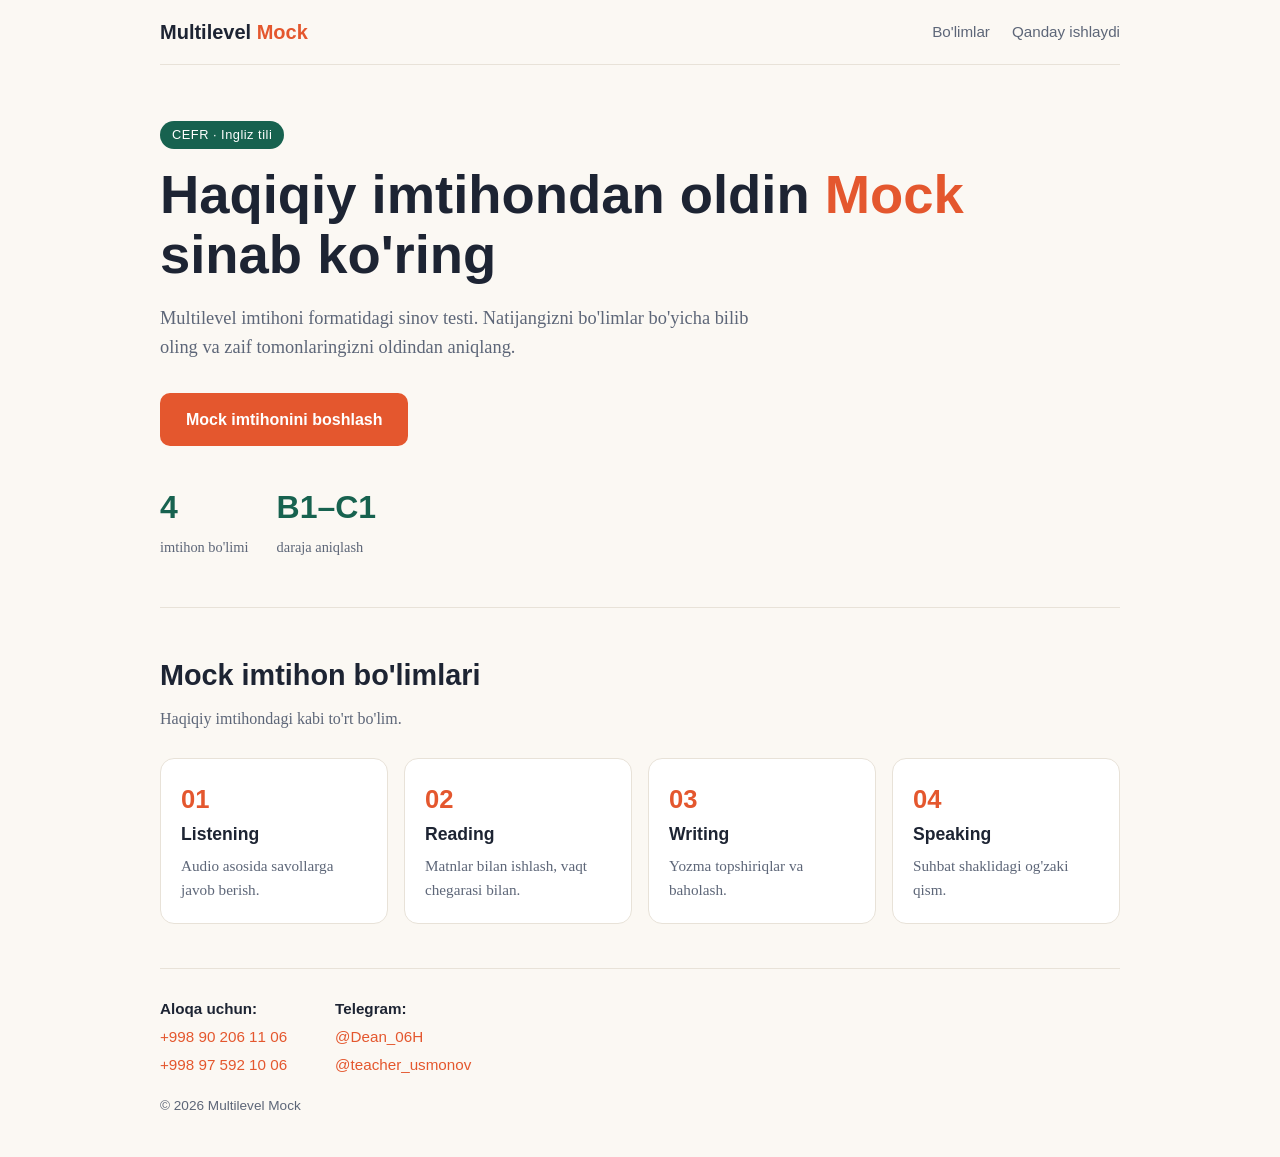
<file: index.html>
<!DOCTYPE html>
<!-- ASOSIY SAHIFA (HOME PAGE): hamma sahifalar shu yerdan ulanadi -->
<html lang="uz">
<head>
  <meta charset="UTF-8">
  <meta name="viewport" content="width=device-width, initial-scale=1">
  <title>Multilevel Mock — haqiqiy formatdagi sinov imtihoni</title>
  <link rel="stylesheet" href="css/style.css">
</head>
<body>
  <div class="wrap">

    <header>
      <a class="logo" href="index.html">Multilevel <span>Mock</span></a>
      <nav>
        <a href="#bolimlar">Bo'limlar</a>
        <a href="pages/info.html">Qanday ishlaydi</a>
      </nav>
    </header>

    <div class="hero">
      <span class="tag">CEFR · Ingliz tili</span>
      <h1>Haqiqiy imtihondan oldin <em>Mock</em> sinab ko'ring</h1>
      <p>Multilevel imtihoni formatidagi sinov testi. Natijangizni bo'limlar bo'yicha bilib oling va zaif tomonlaringizni oldindan aniqlang.</p>
      <a class="btn" href="pages/mock.html">Mock imtihonini boshlash</a>
      <div class="stats">
        <div><b>4</b><span>imtihon bo'limi</span></div>
        <div><b>B1–C1</b><span>daraja aniqlash</span></div>
      </div>
    </div>

    <section id="bolimlar">
      <h2>Mock imtihon bo'limlari</h2>
      <p class="sub">Haqiqiy imtihondagi kabi to'rt bo'lim.</p>
      <div class="grid">
        <div class="card"><div class="n">01</div><h3>Listening</h3><p>Audio asosida savollarga javob berish.</p></div>
        <div class="card"><div class="n">02</div><h3>Reading</h3><p>Matnlar bilan ishlash, vaqt chegarasi bilan.</p></div>
        <div class="card"><div class="n">03</div><h3>Writing</h3><p>Yozma topshiriqlar va baholash.</p></div>
        <div class="card"><div class="n">04</div><h3>Speaking</h3><p>Suhbat shaklidagi og'zaki qism.</p></div>
      </div>
    </section>

    <footer>
      <div class="contact">
        <div>
          <b>Aloqa uchun:</b>
          <a href="tel:+998902061106">+998 90 206 11 06</a>
          <a href="tel:+998975921006">+998 97 592 10 06</a>
        </div>
        <div>
          <b>Telegram:</b>
          <a href="https://t.me/Dean_06H" target="_blank" rel="noopener">@Dean_06H</a>
          <a href="https://t.me/teacher_usmonov" target="_blank" rel="noopener">@teacher_usmonov</a>
        </div>
      </div>
      <div class="copy">© 2026 Multilevel Mock</div>
    </footer>
  </div>
</body>
</html>
</file>
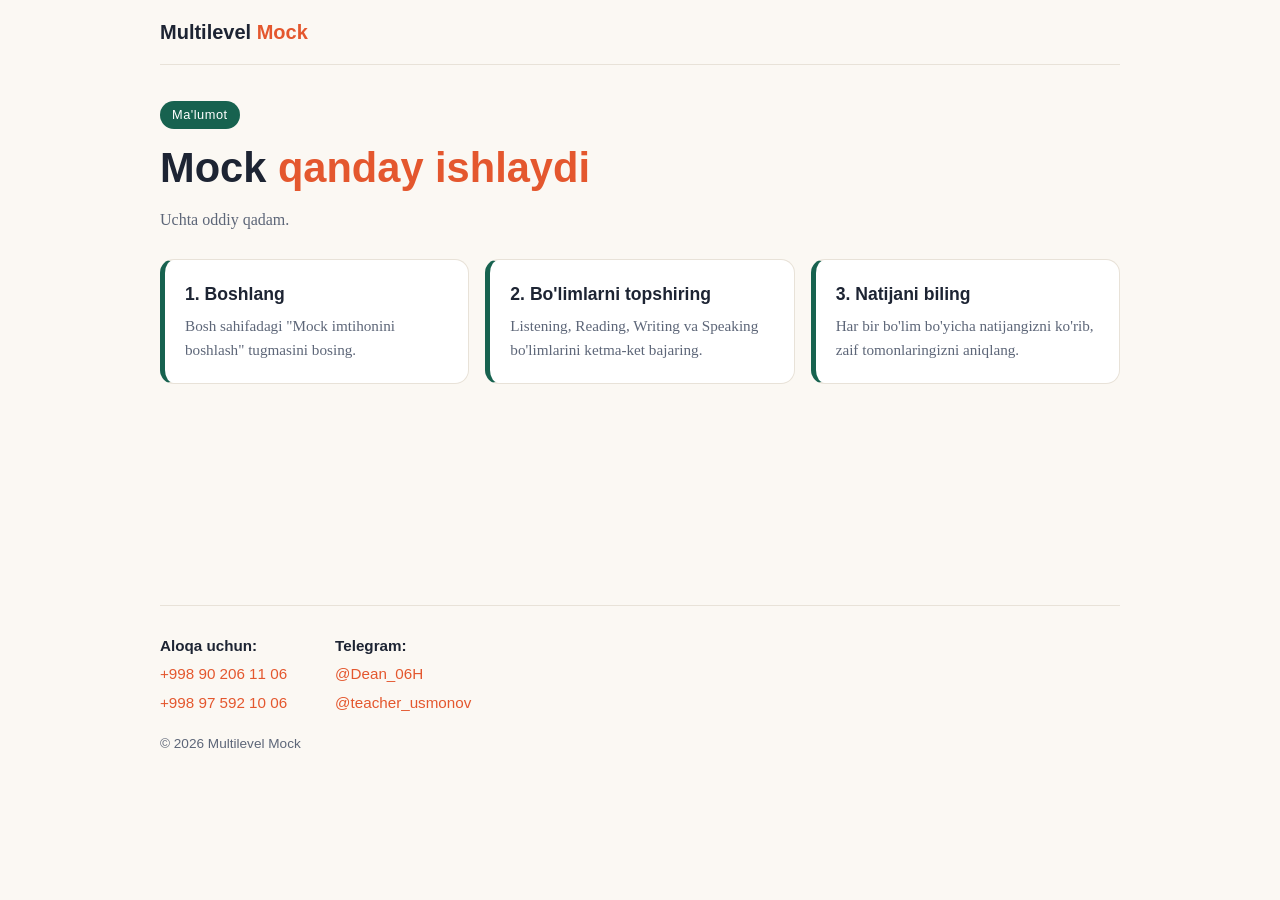
<file: pages/info.html>
<!DOCTYPE html>
<!-- 3-SAHIFA: mock qanday ishlashi haqida ma'lumot -->
<html lang="uz">
<head>
  <meta charset="UTF-8">
  <meta name="viewport" content="width=device-width, initial-scale=1">
  <title>Qanday ishlaydi — Multilevel Mock</title>
  <link rel="stylesheet" href="../css/style.css">
</head>
<body>
  <div class="wrap">

    <header>
      <a class="logo" href="../index.html">Multilevel <span>Mock</span></a>
    </header>

    <div class="page2">
      <span class="tag">Ma'lumot</span>
      <h1>Mock <em>qanday ishlaydi</em></h1>
      <p class="sub">Uchta oddiy qadam.</p>
      <div class="grid">
        <div class="card lvl"><h3>1. Boshlang</h3><p>Bosh sahifadagi "Mock imtihonini boshlash" tugmasini bosing.</p></div>
        <div class="card lvl"><h3>2. Bo'limlarni topshiring</h3><p>Listening, Reading, Writing va Speaking bo'limlarini ketma-ket bajaring.</p></div>
        <div class="card lvl"><h3>3. Natijani biling</h3><p>Har bir bo'lim bo'yicha natijangizni ko'rib, zaif tomonlaringizni aniqlang.</p></div>
      </div>
    </div>

    <footer>
      <div class="contact">
        <div>
          <b>Aloqa uchun:</b>
          <a href="tel:+998902061106">+998 90 206 11 06</a>
          <a href="tel:+998975921006">+998 97 592 10 06</a>
        </div>
        <div>
          <b>Telegram:</b>
          <a href="https://t.me/Dean_06H" target="_blank" rel="noopener">@Dean_06H</a>
          <a href="https://t.me/teacher_usmonov" target="_blank" rel="noopener">@teacher_usmonov</a>
        </div>
      </div>
      <div class="copy">© 2026 Multilevel Mock</div>
    </footer>
  </div>
</body>
</html>
</file>
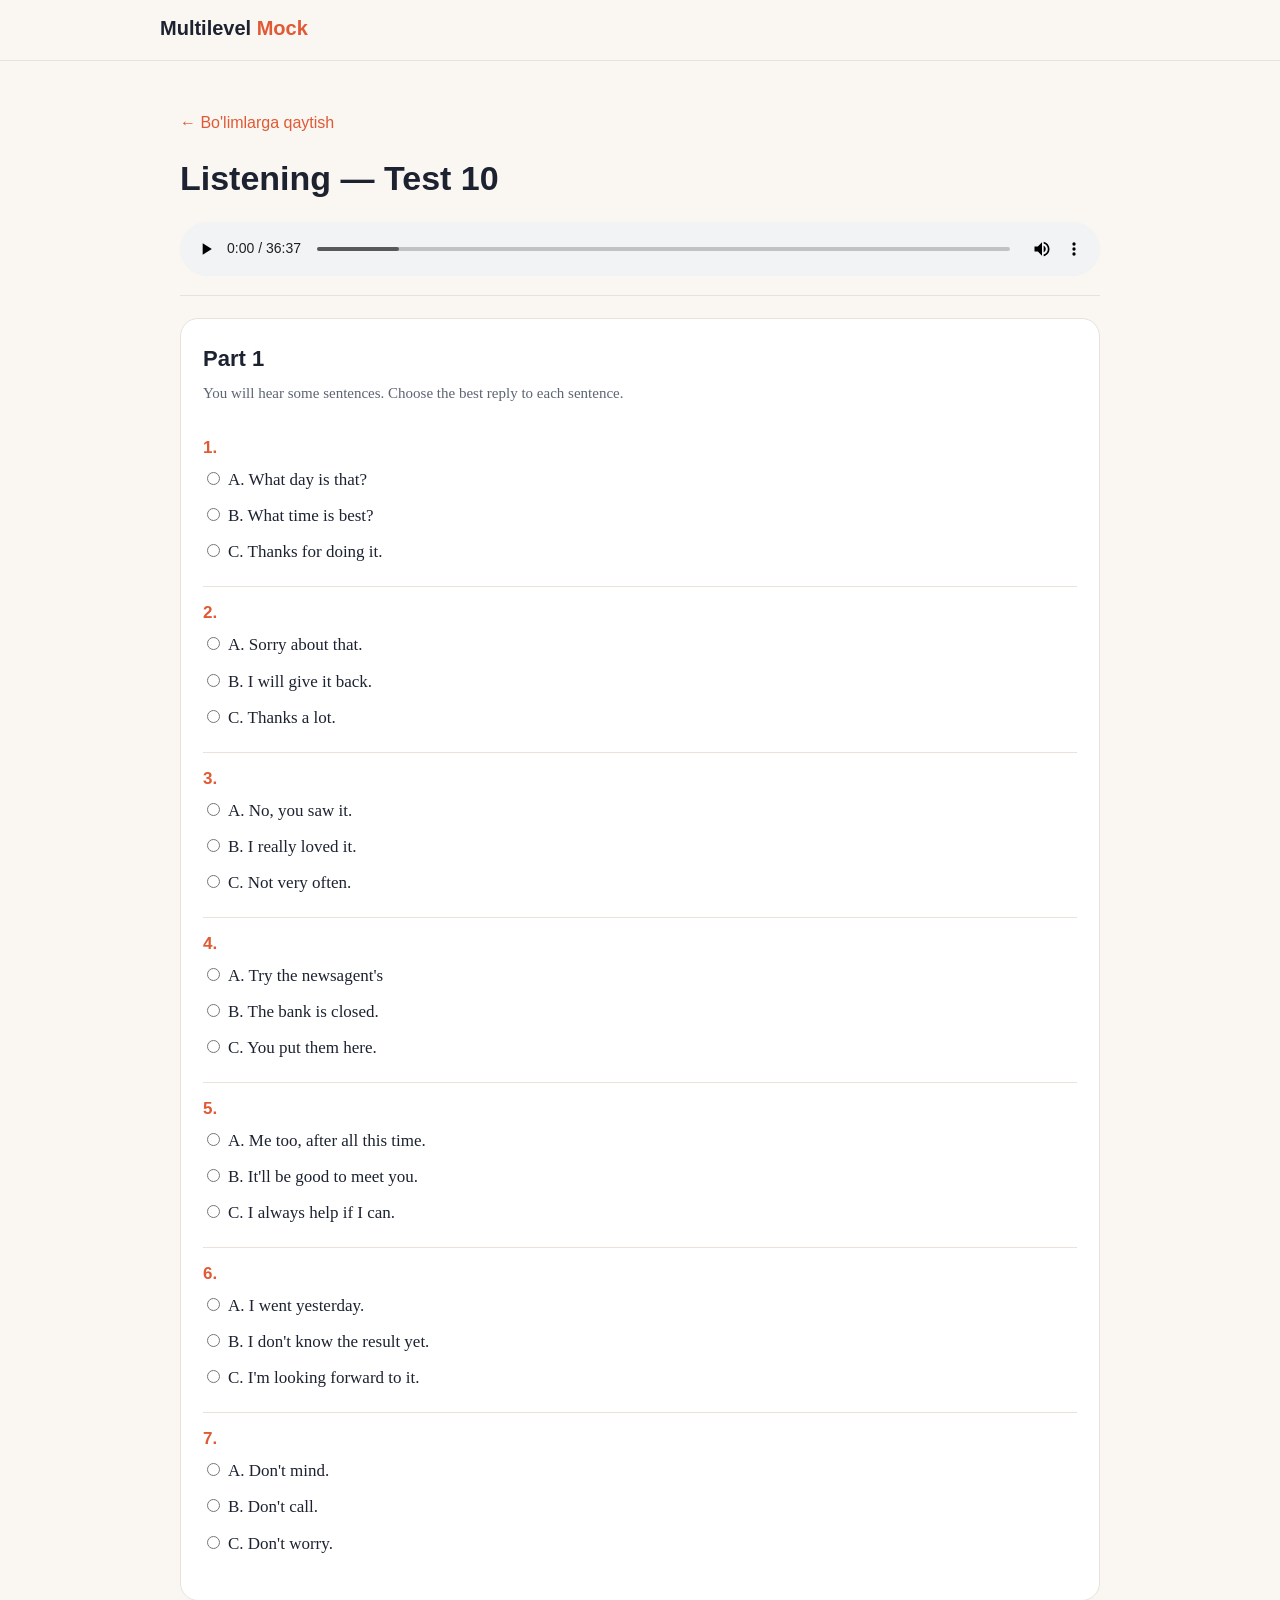
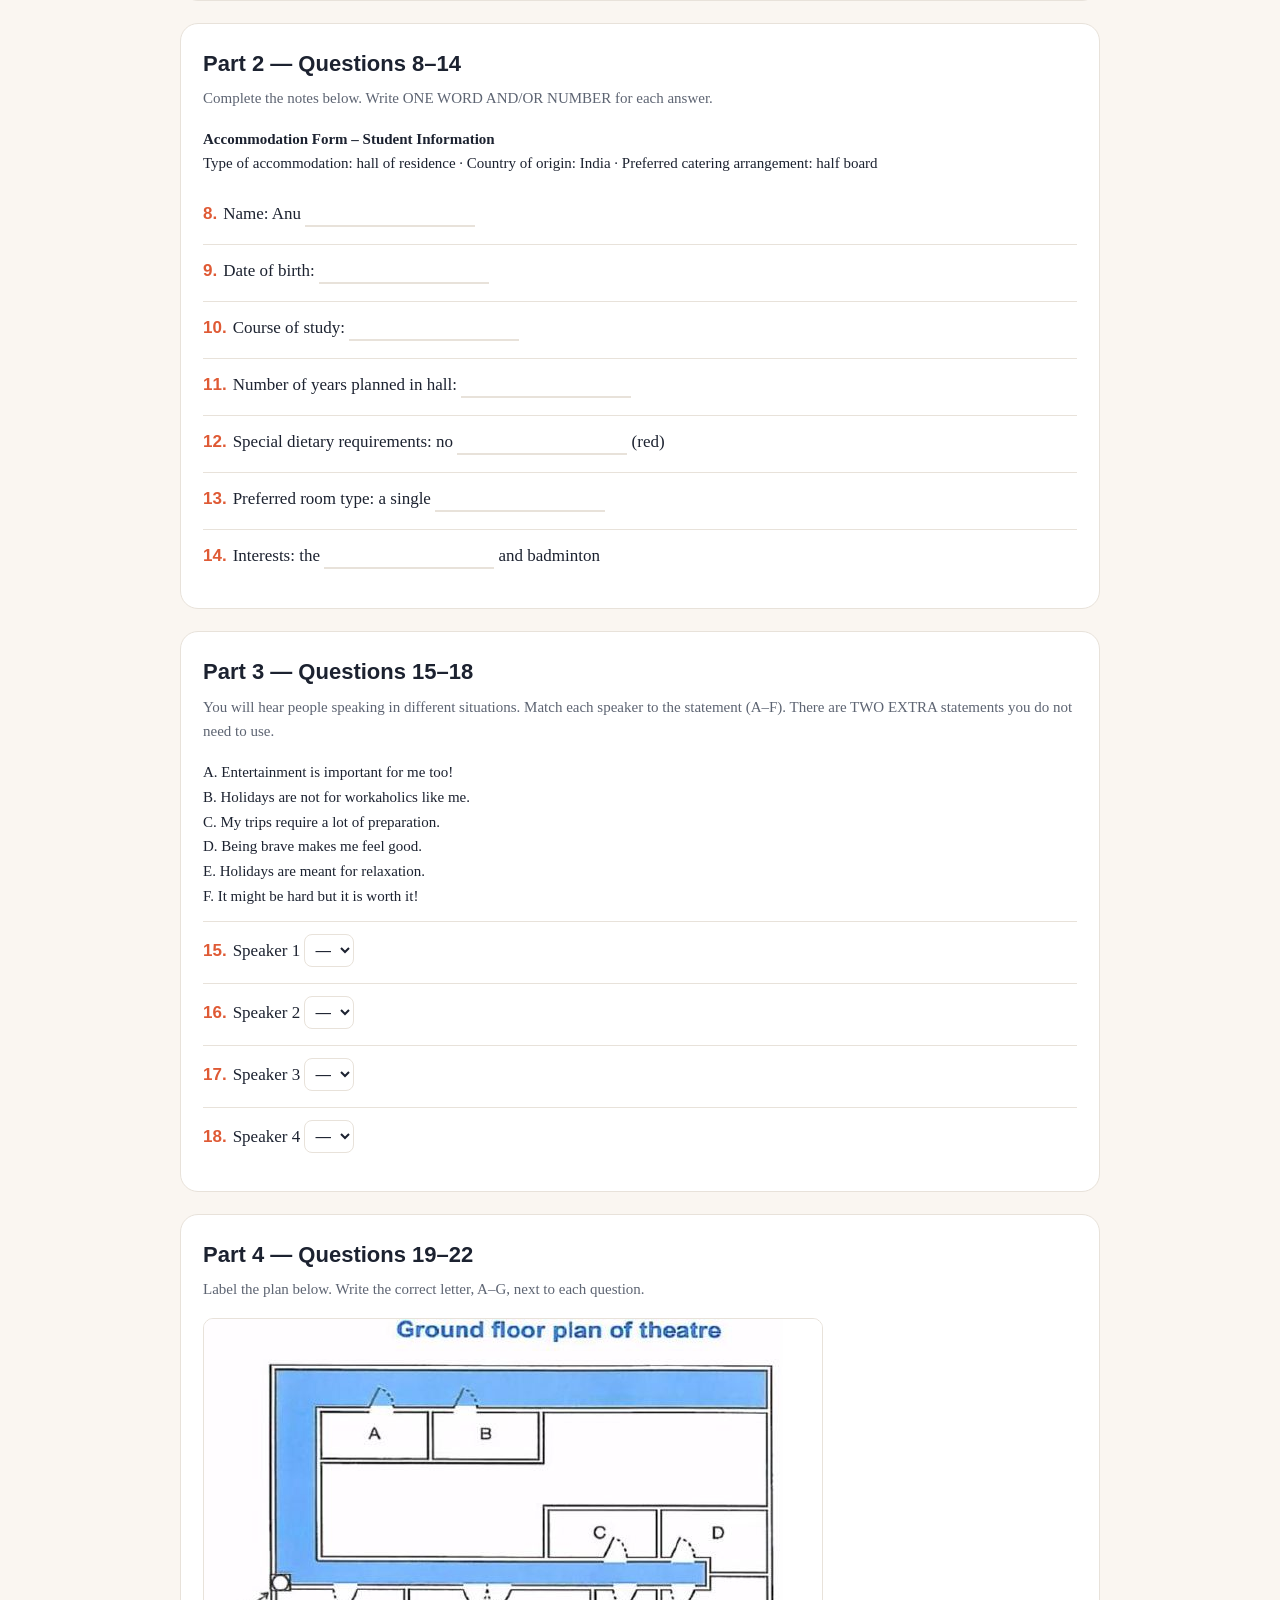
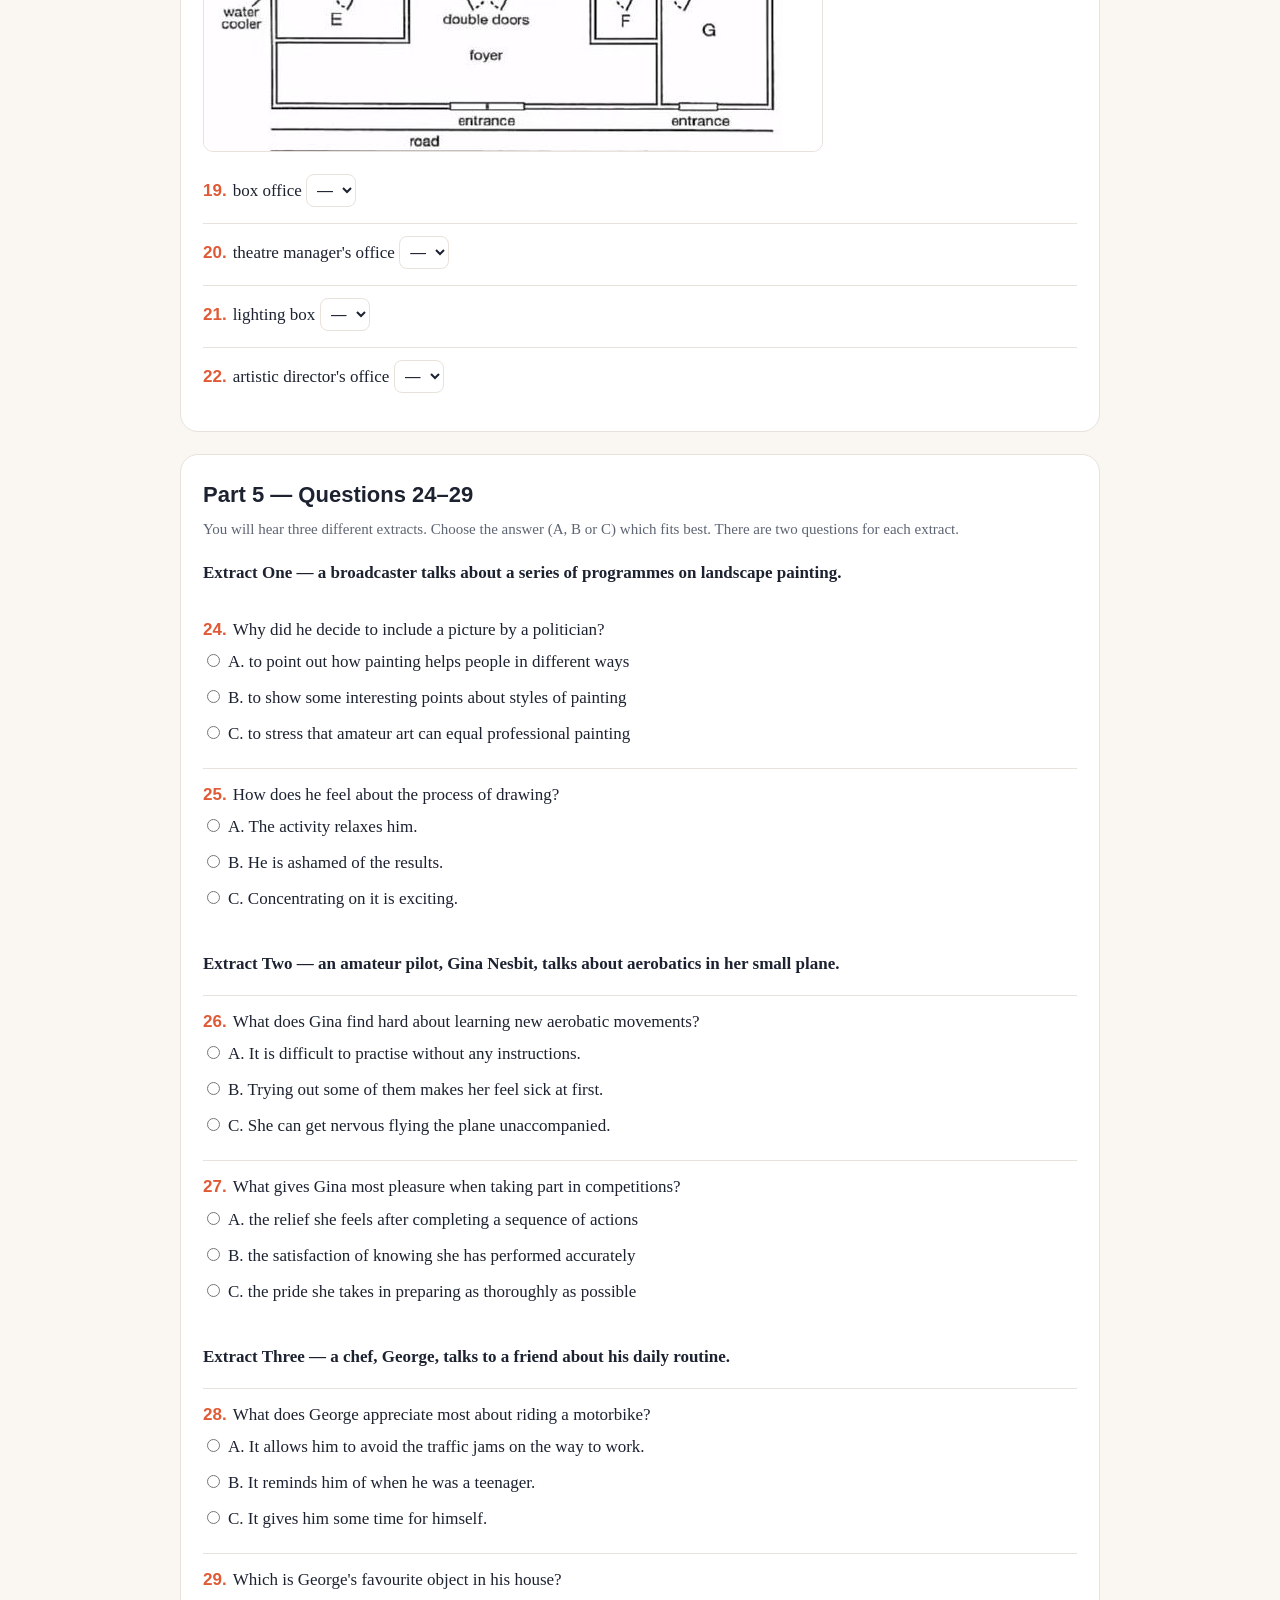
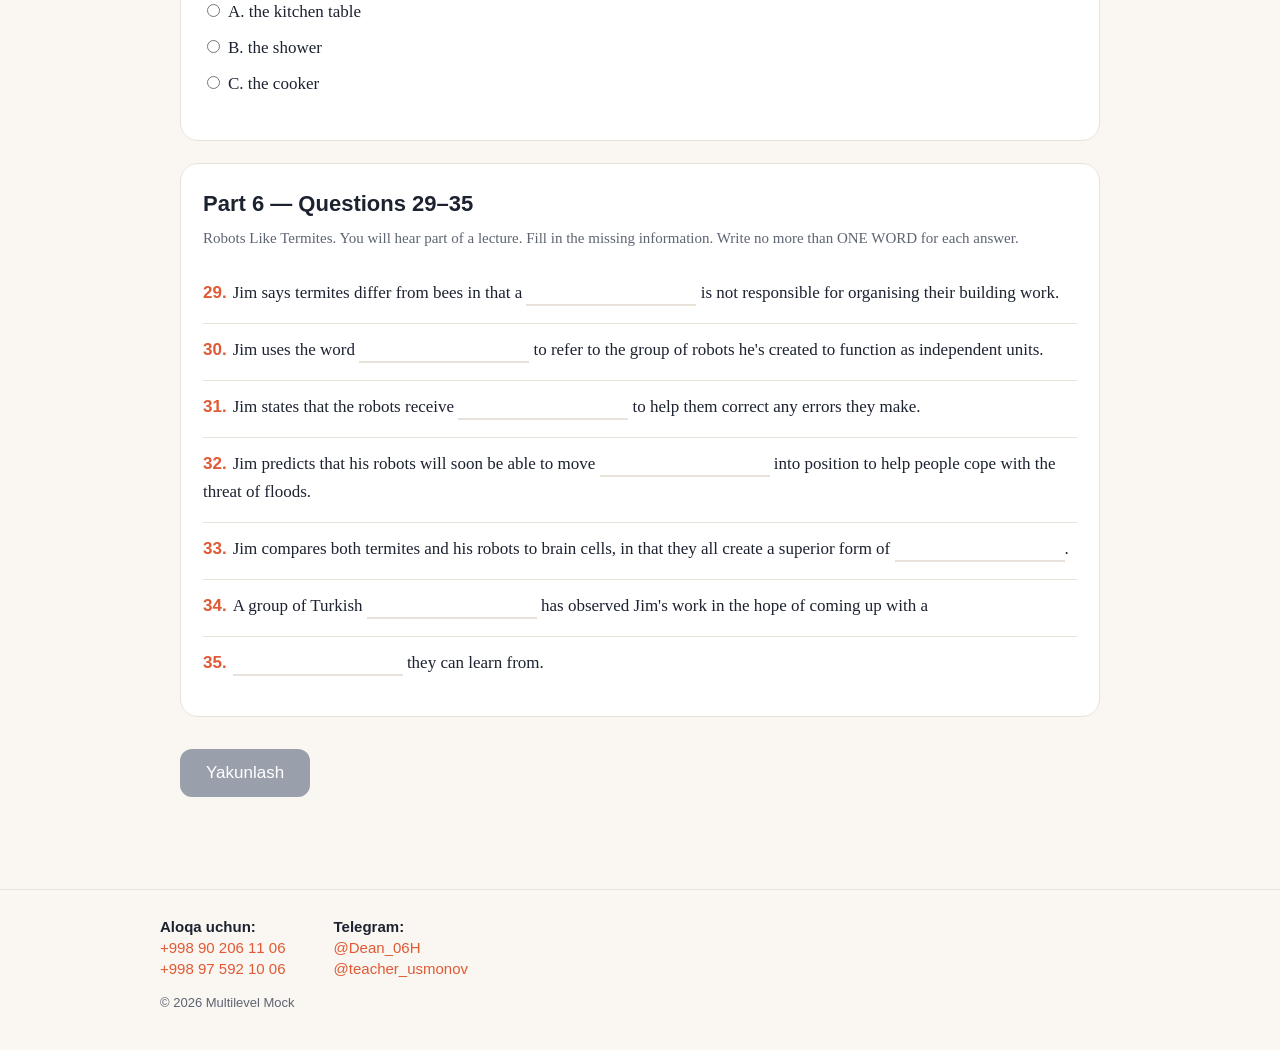
<file: pages/listening.html>
<!DOCTYPE html>
<!-- LISTENING SAHIFASI: imtihon ishlash qismi -->
<html lang="uz"><head><meta charset="utf-8">
<meta name="viewport" content="width=device-width, initial-scale=1, viewport-fit=cover">
<title>Listening — Test 10 | Multilevel Mock</title>
<link rel="stylesheet" href="../css/listening.css">
</head><body>
<header class="site-header"><div class="in"><a class="logo" href="../index.html">Multilevel <span>Mock</span></a></div></header>
<div class="wrap">
<section id="lis">
<button class="back" onclick="goHome()">← Bo'limlarga qaytish</button>
<h1>Listening — Test 10</h1>
<div class="player"><audio id="au" controls preload="metadata" src="../audio/test10.mp3"></audio></div>
<div id="parts"></div>
<button class="btn fin" id="fin" aria-disabled="true" onclick="tryFinish()">Yakunlash</button>
<div id="warn" role="alert"></div>
<div id="res"></div>
</section>
</div>
<footer class="site-footer"><div class="in">
<div class="contact">
<div><b>Aloqa uchun:</b><a href="tel:+998902061106">+998 90 206 11 06</a><a href="tel:+998975921006">+998 97 592 10 06</a></div>
<div><b>Telegram:</b><a href="https://t.me/Dean_06H" target="_blank" rel="noopener">@Dean_06H</a><a href="https://t.me/teacher_usmonov" target="_blank" rel="noopener">@teacher_usmonov</a></div>
</div>
<div class="copy">© 2026 Multilevel Mock</div>
</div></footer>
<script src="../js/listening.js"></script>
</body></html>
</file>
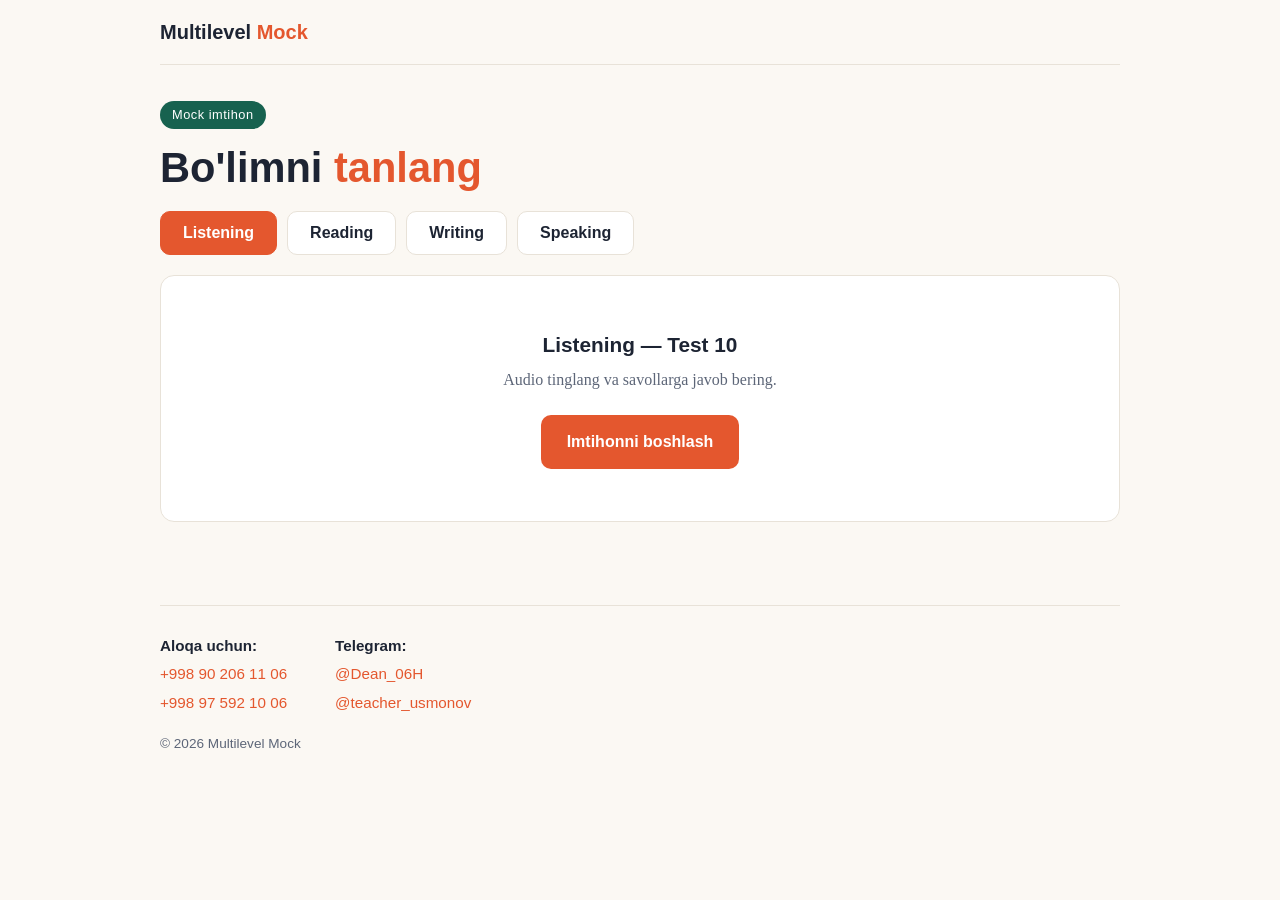
<file: pages/mock.html>
<!DOCTYPE html>
<!-- 2-SAHIFA: mock imtihon, 4 ta bo'lim -->
<html lang="uz">
<head>
  <meta charset="UTF-8">
  <meta name="viewport" content="width=device-width, initial-scale=1">
  <title>Mock imtihon — Multilevel Mock</title>
  <link rel="stylesheet" href="../css/style.css">
</head>
<body>
  <div class="wrap">

    <header>
      <a class="logo" href="../index.html">Multilevel <span>Mock</span></a>
    </header>

    <div class="page2">
      <span class="tag">Mock imtihon</span>
      <h1>Bo'limni <em>tanlang</em></h1>
      <div class="tabs" id="tabs"></div>
      <div class="part" id="part"></div>
    </div>

    <footer>
      <div class="contact">
        <div>
          <b>Aloqa uchun:</b>
          <a href="tel:+998902061106">+998 90 206 11 06</a>
          <a href="tel:+998975921006">+998 97 592 10 06</a>
        </div>
        <div>
          <b>Telegram:</b>
          <a href="https://t.me/Dean_06H" target="_blank" rel="noopener">@Dean_06H</a>
          <a href="https://t.me/teacher_usmonov" target="_blank" rel="noopener">@teacher_usmonov</a>
        </div>
      </div>
      <div class="copy">© 2026 Multilevel Mock</div>
    </footer>
  </div>
  <script src="../js/questions.js"></script>
  <script src="../js/mock.js"></script>
</body>
</html>
</file>
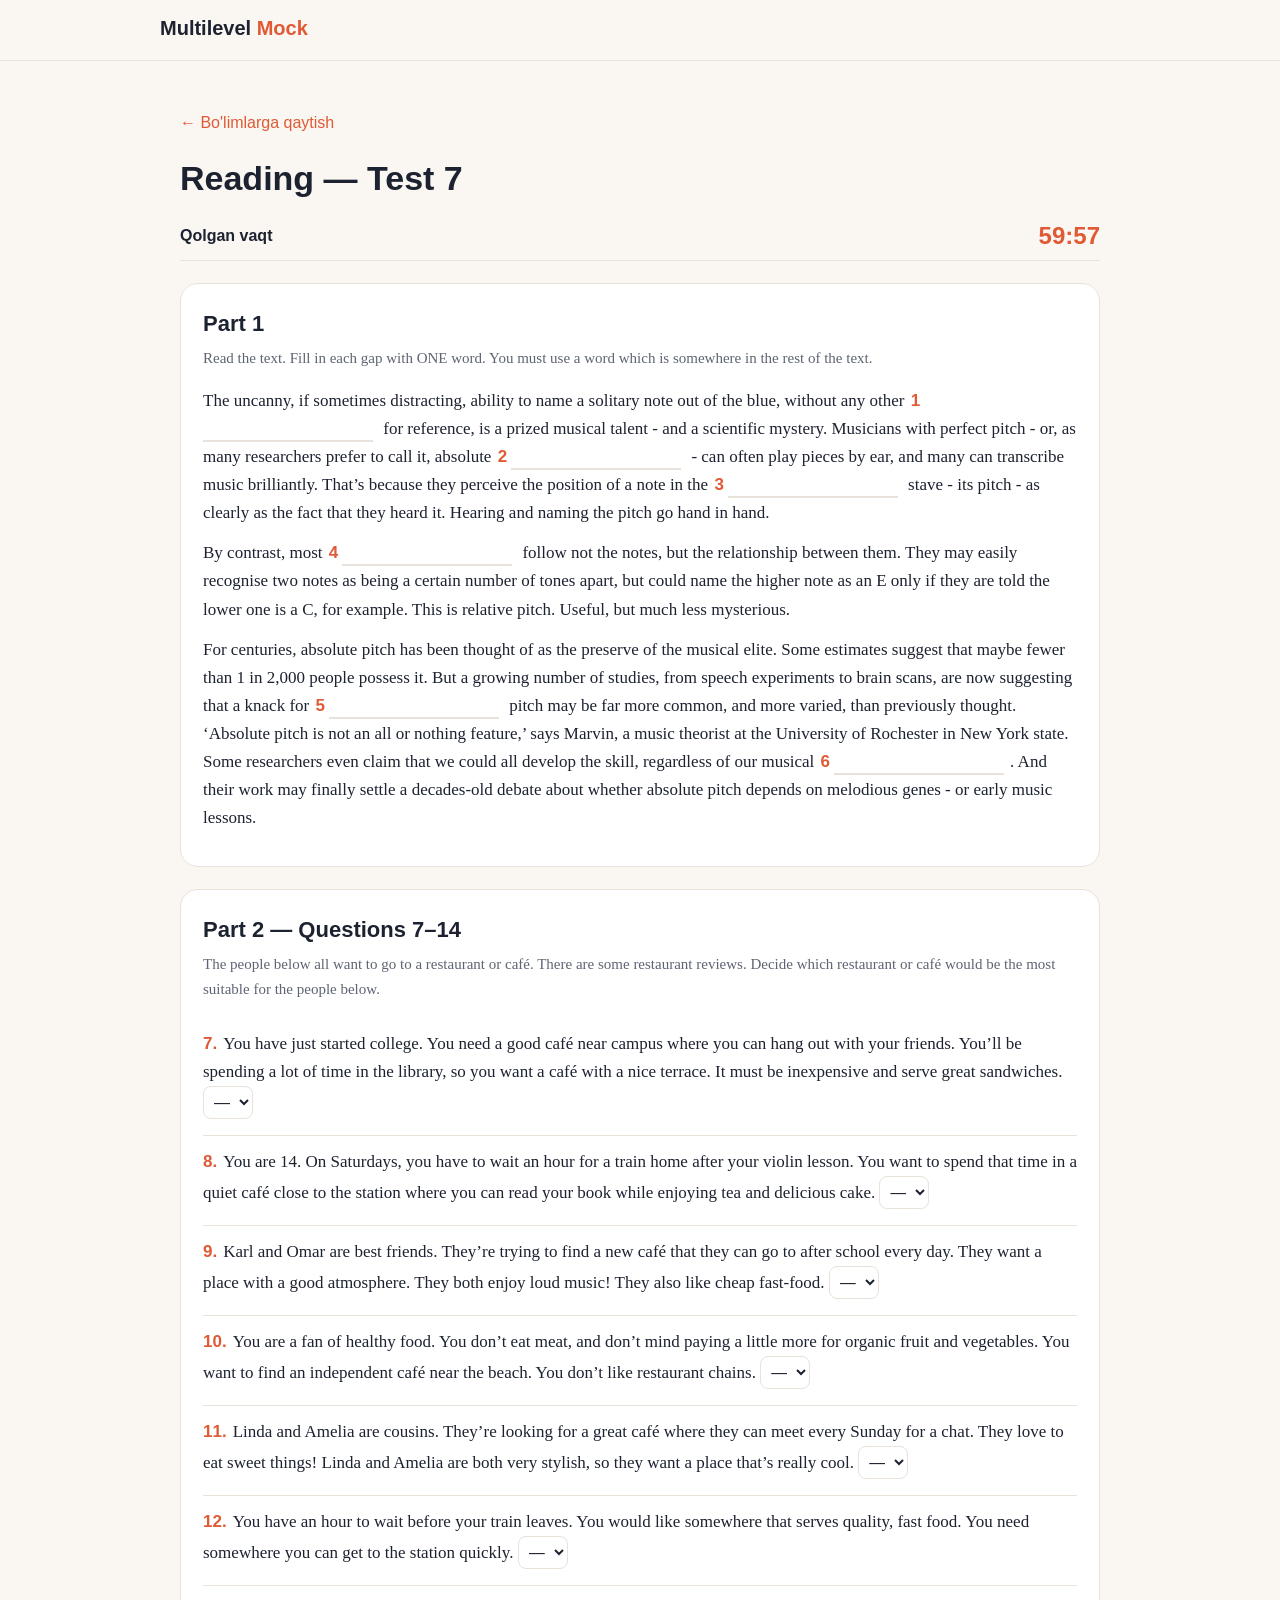
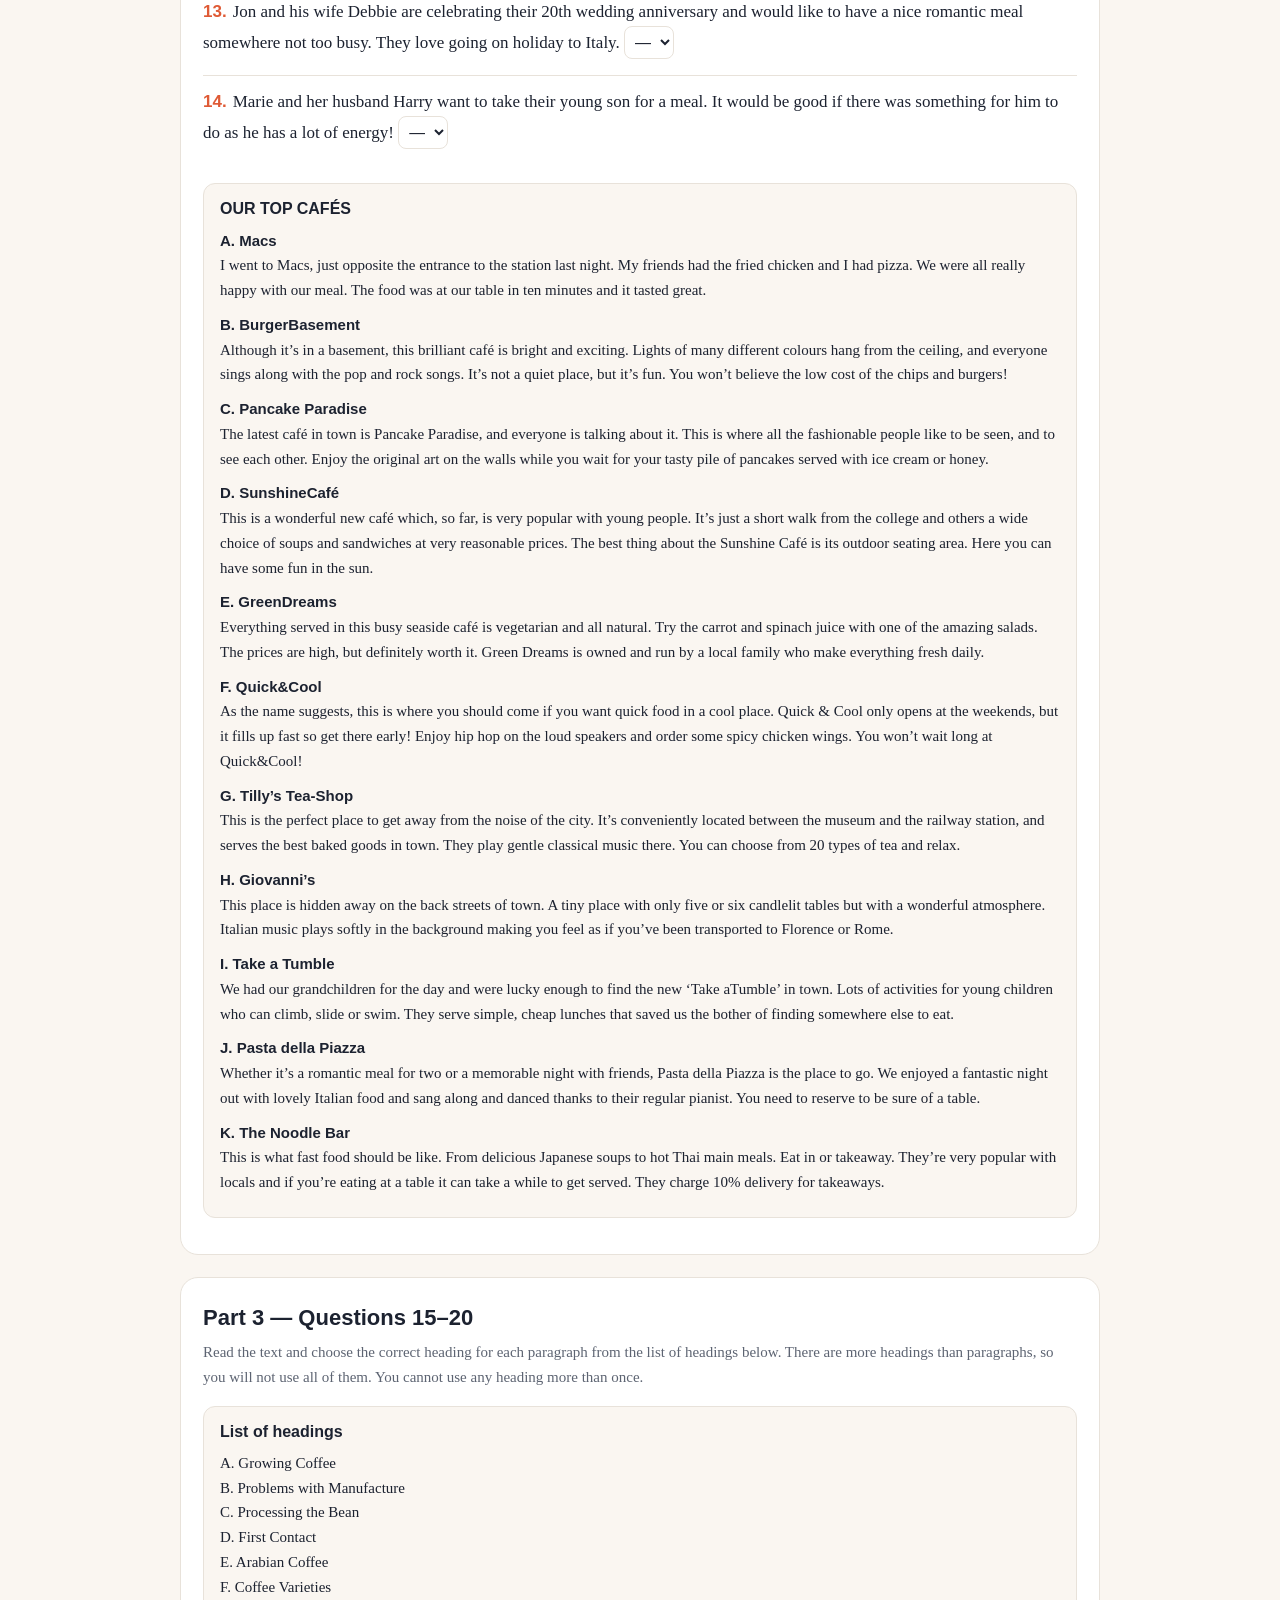
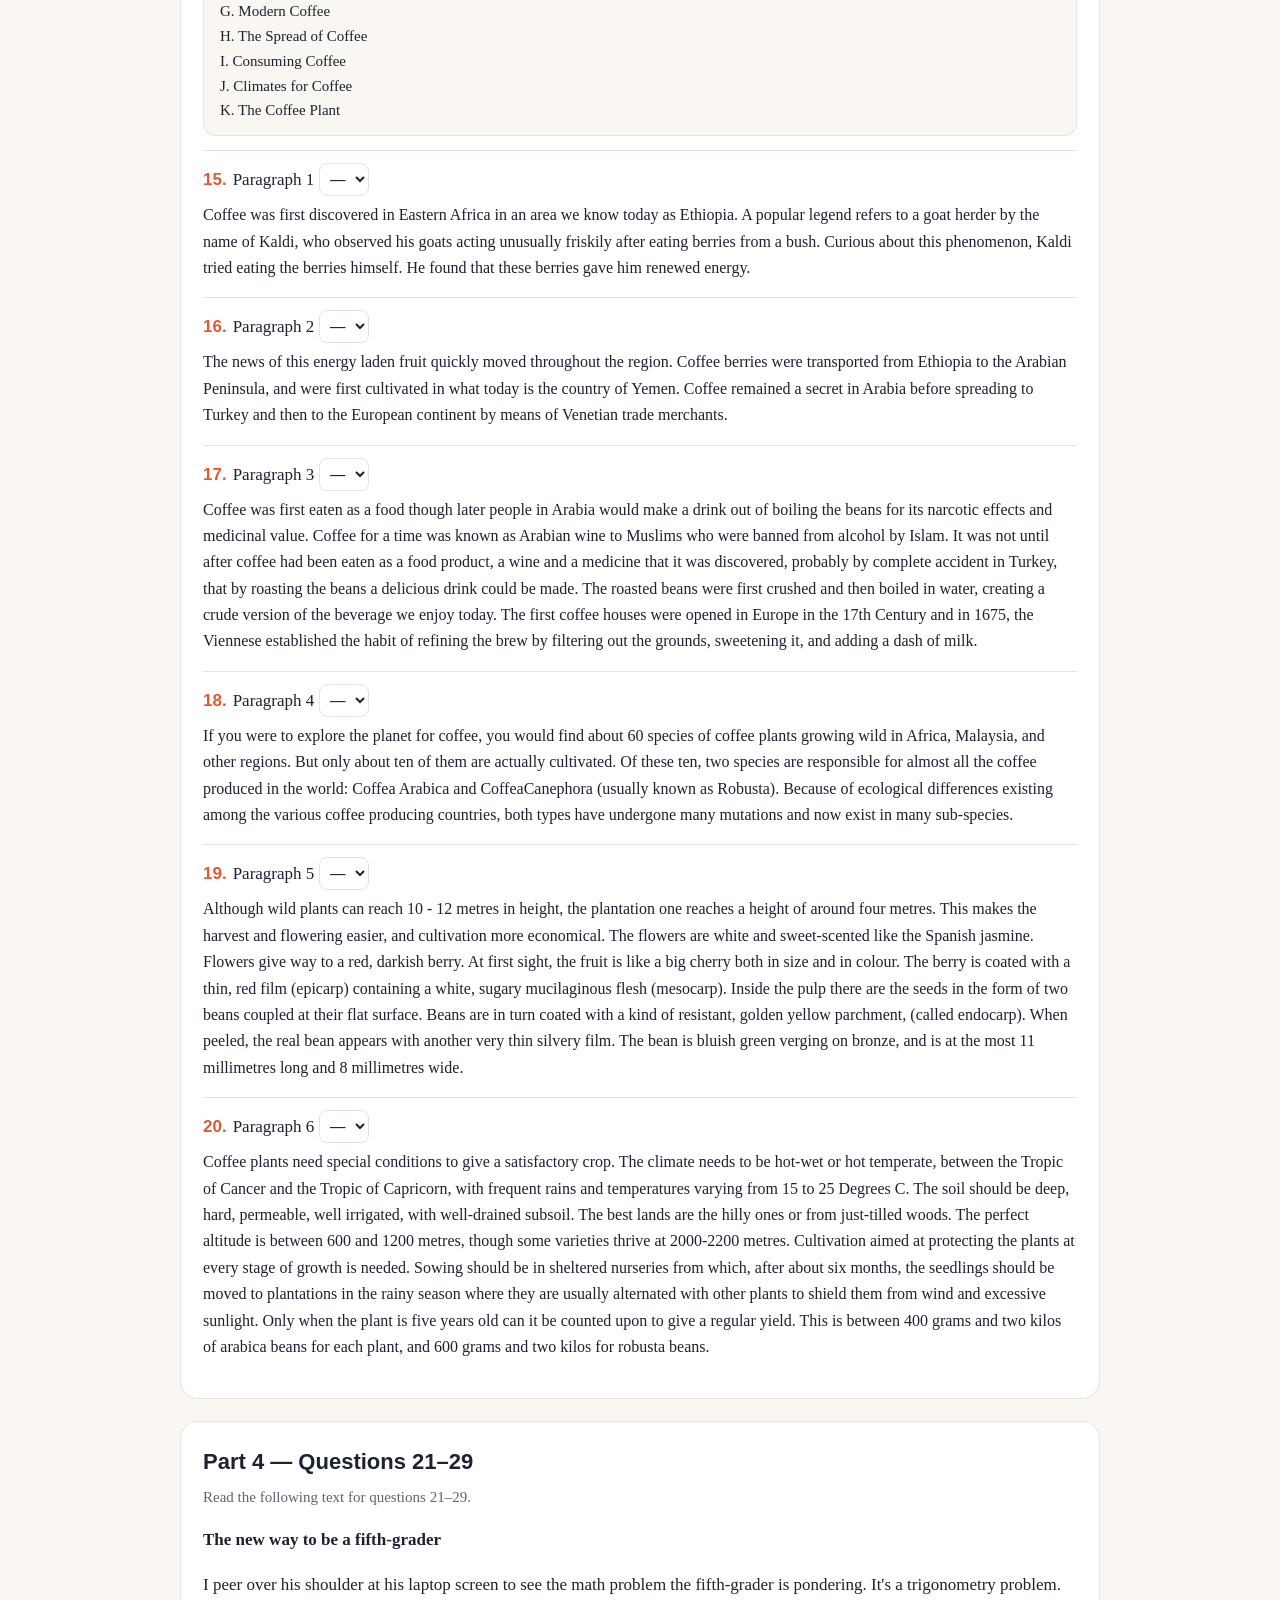
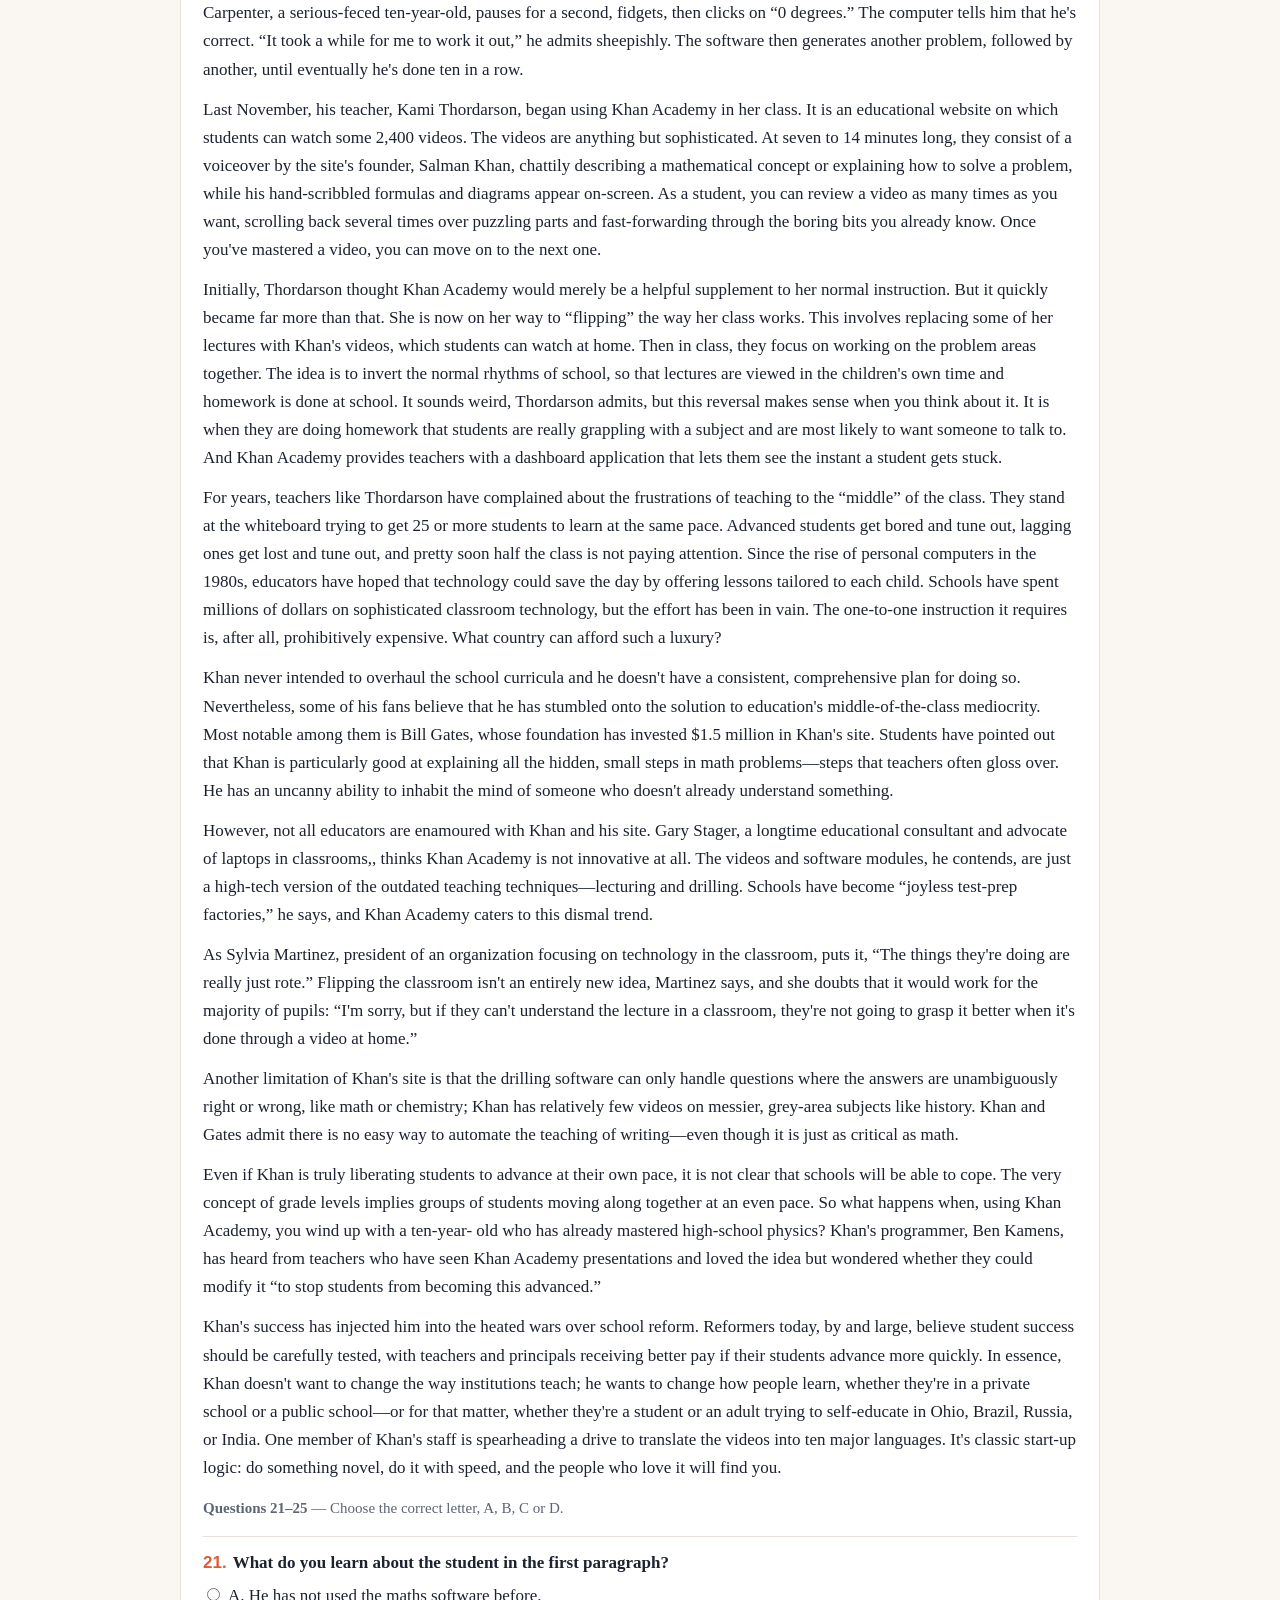
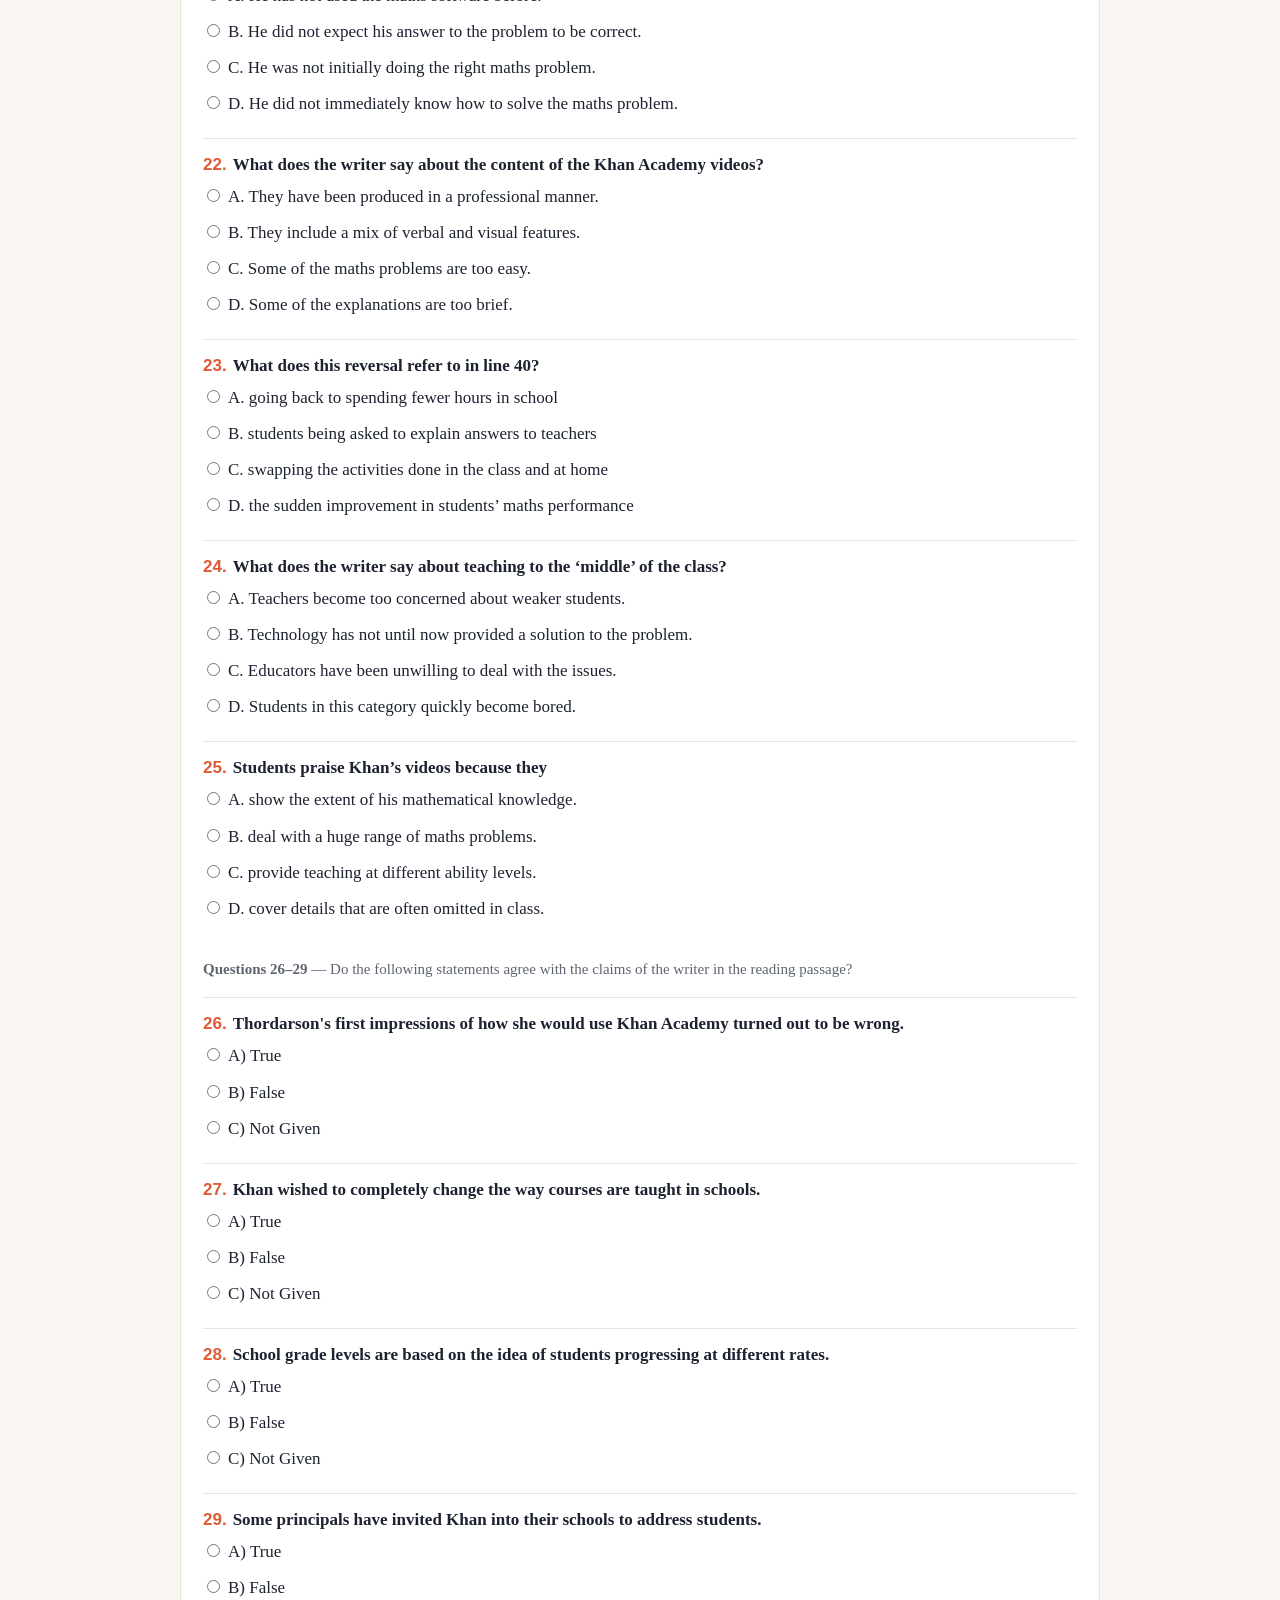
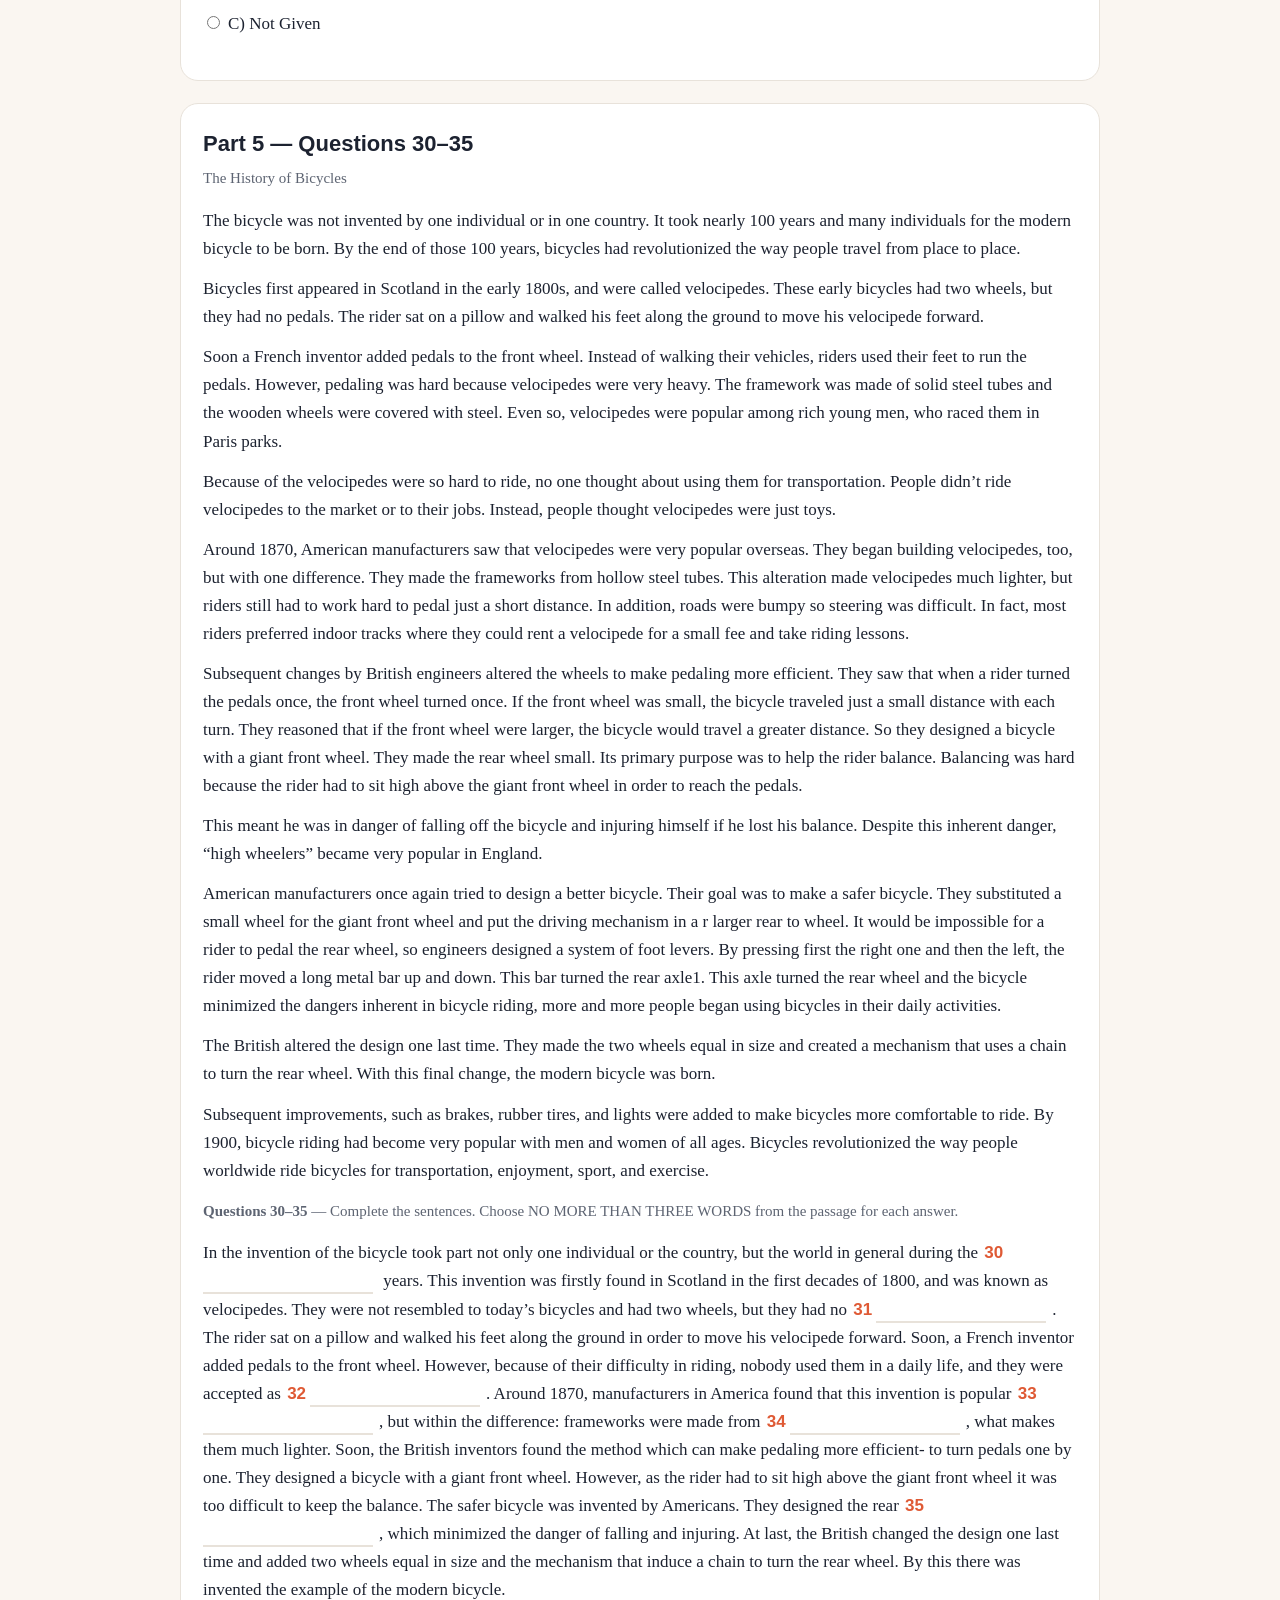
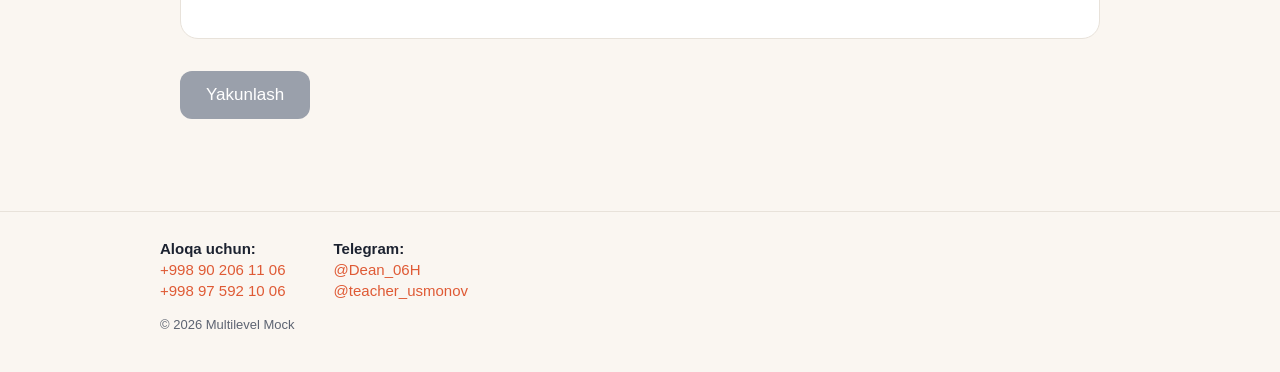
<file: pages/reading.html>
<!DOCTYPE html>
<!-- READING SAHIFASI: 60 daqiqalik imtihon, 5 ta part -->
<html lang="uz"><head><meta charset="utf-8">
<meta name="viewport" content="width=device-width, initial-scale=1, viewport-fit=cover">
<title>Reading — Test 7 | Multilevel Mock</title>
<link rel="stylesheet" href="../css/listening.css">
<link rel="stylesheet" href="../css/reading.css">
</head><body>
<header class="site-header"><div class="in"><a class="logo" href="../index.html">Multilevel <span>Mock</span></a></div></header>
<div class="wrap">
<section id="rd">
<button class="back" onclick="goHome()">← Bo'limlarga qaytish</button>
<h1>Reading — Test 7</h1>
<div class="timerbar" id="timerbar"><span>Qolgan vaqt</span><b id="timer">60:00</b></div>
<div id="parts"></div>
<button class="btn fin" id="fin" aria-disabled="true" onclick="tryFinish()">Yakunlash</button>
<div id="warn" role="alert"></div>
<div id="res"></div>
</section>
</div>
<footer class="site-footer"><div class="in">
<div class="contact">
<div><b>Aloqa uchun:</b><a href="tel:+998902061106">+998 90 206 11 06</a><a href="tel:+998975921006">+998 97 592 10 06</a></div>
<div><b>Telegram:</b><a href="https://t.me/Dean_06H" target="_blank" rel="noopener">@Dean_06H</a><a href="https://t.me/teacher_usmonov" target="_blank" rel="noopener">@teacher_usmonov</a></div>
</div>
<div class="copy">© 2026 Multilevel Mock</div>
</div></footer>
<script src="../js/reading.js"></script>
</body></html>
</file>
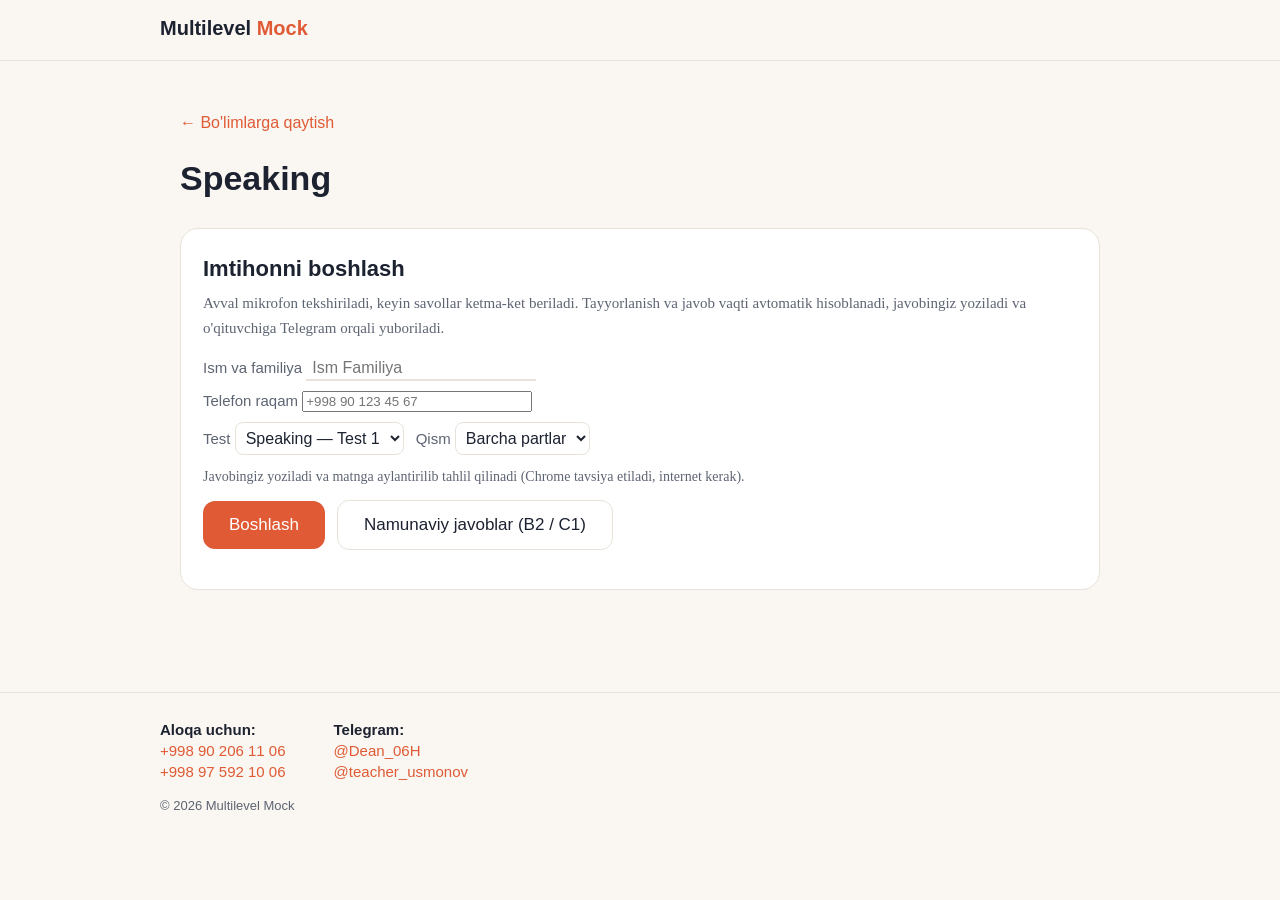
<file: pages/speaking.html>
<!DOCTYPE html>
<!-- SPEAKING SAHIFASI: Part 1.1, 1.2, 2, 3 · audio yozish · tahlil · B2/C1 namunalar -->
<html lang="uz"><head><meta charset="utf-8">
<meta name="viewport" content="width=device-width, initial-scale=1, viewport-fit=cover">
<title>Speaking — Test 1 | Multilevel Mock</title>
<link rel="stylesheet" href="../css/listening.css">
<link rel="stylesheet" href="../css/speaking.css">
</head><body>
<header class="site-header"><div class="in"><a class="logo" href="../index.html">Multilevel <span>Mock</span></a></div></header>
<div class="wrap">
<button class="back" onclick="goHome()">← Bo'limlarga qaytish</button>
<h1>Speaking</h1>

<section id="start">
<div class="part">
<h2>Imtihonni boshlash</h2>
<p class="ins">Avval mikrofon tekshiriladi, keyin savollar ketma-ket beriladi. Tayyorlanish va javob vaqti avtomatik hisoblanadi, javobingiz yoziladi va o'qituvchiga Telegram orqali yuboriladi.</p>
<div class="row"><label>Ism va familiya <input type="text" id="snm" placeholder="Ism Familiya" autocomplete="name" style="width:230px;max-width:100%"></label></div>
<div class="row"><label>Telefon raqam <input type="tel" id="sph" placeholder="+998 90 123 45 67" autocomplete="tel" style="width:230px;max-width:100%"></label></div>
<div class="row"><label>Test <select id="tsel"></select></label><label>Qism <select id="ssel"></select></label></div>
<p class="note" id="srnote"></p>
<div class="row"><button class="btn" onclick="start()">Boshlash</button><button class="btn ghost" onclick="toggleModels()">Namunaviy javoblar (B2 / C1)</button></div>
<p id="msg" class="bad" role="alert"></p>
</div>
<div class="part" id="models" hidden></div>
</section>

<section id="exam" hidden>
<div class="part">
<div class="bar"><div id="pg"></div></div>
<div class="sans meta" id="hd"></div>
<p class="ins" id="info"></p>
<div id="pc"></div>
<div class="qbig" id="qt"></div>
<div class="sans" id="ph"></div><div class="time" id="tm">00:00</div>
<button class="btn" id="go">Boshlash</button>
</div>
</section>

<section id="res" hidden></section>
</div>
<footer class="site-footer"><div class="in">
<div class="contact">
<div><b>Aloqa uchun:</b><a href="tel:+998902061106">+998 90 206 11 06</a><a href="tel:+998975921006">+998 97 592 10 06</a></div>
<div><b>Telegram:</b><a href="https://t.me/Dean_06H" target="_blank" rel="noopener">@Dean_06H</a><a href="https://t.me/teacher_usmonov" target="_blank" rel="noopener">@teacher_usmonov</a></div>
</div>
<div class="copy">© 2026 Multilevel Mock</div>
</div></footer>
<script src="../js/config.js"></script>
<script src="../js/speaking-data.js"></script>
<script src="../js/speaking.js"></script>
</body></html>
</file>
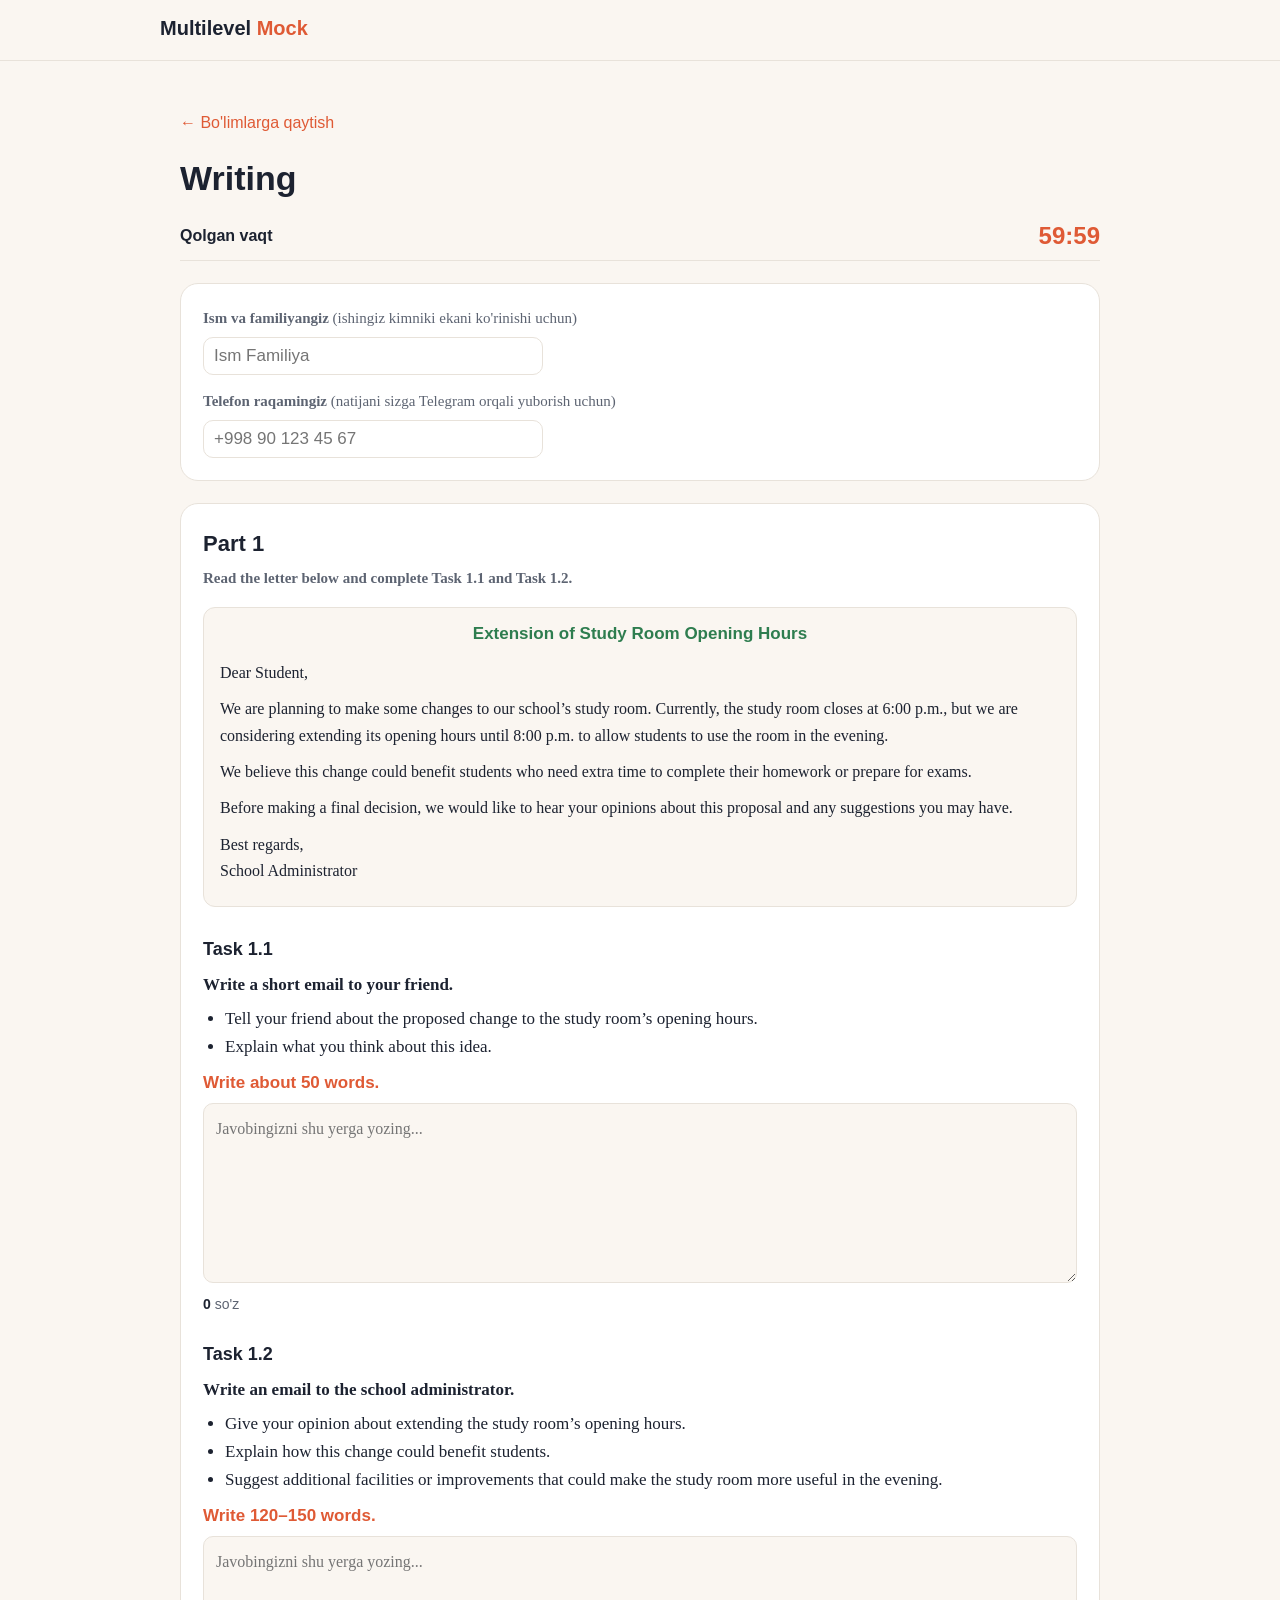
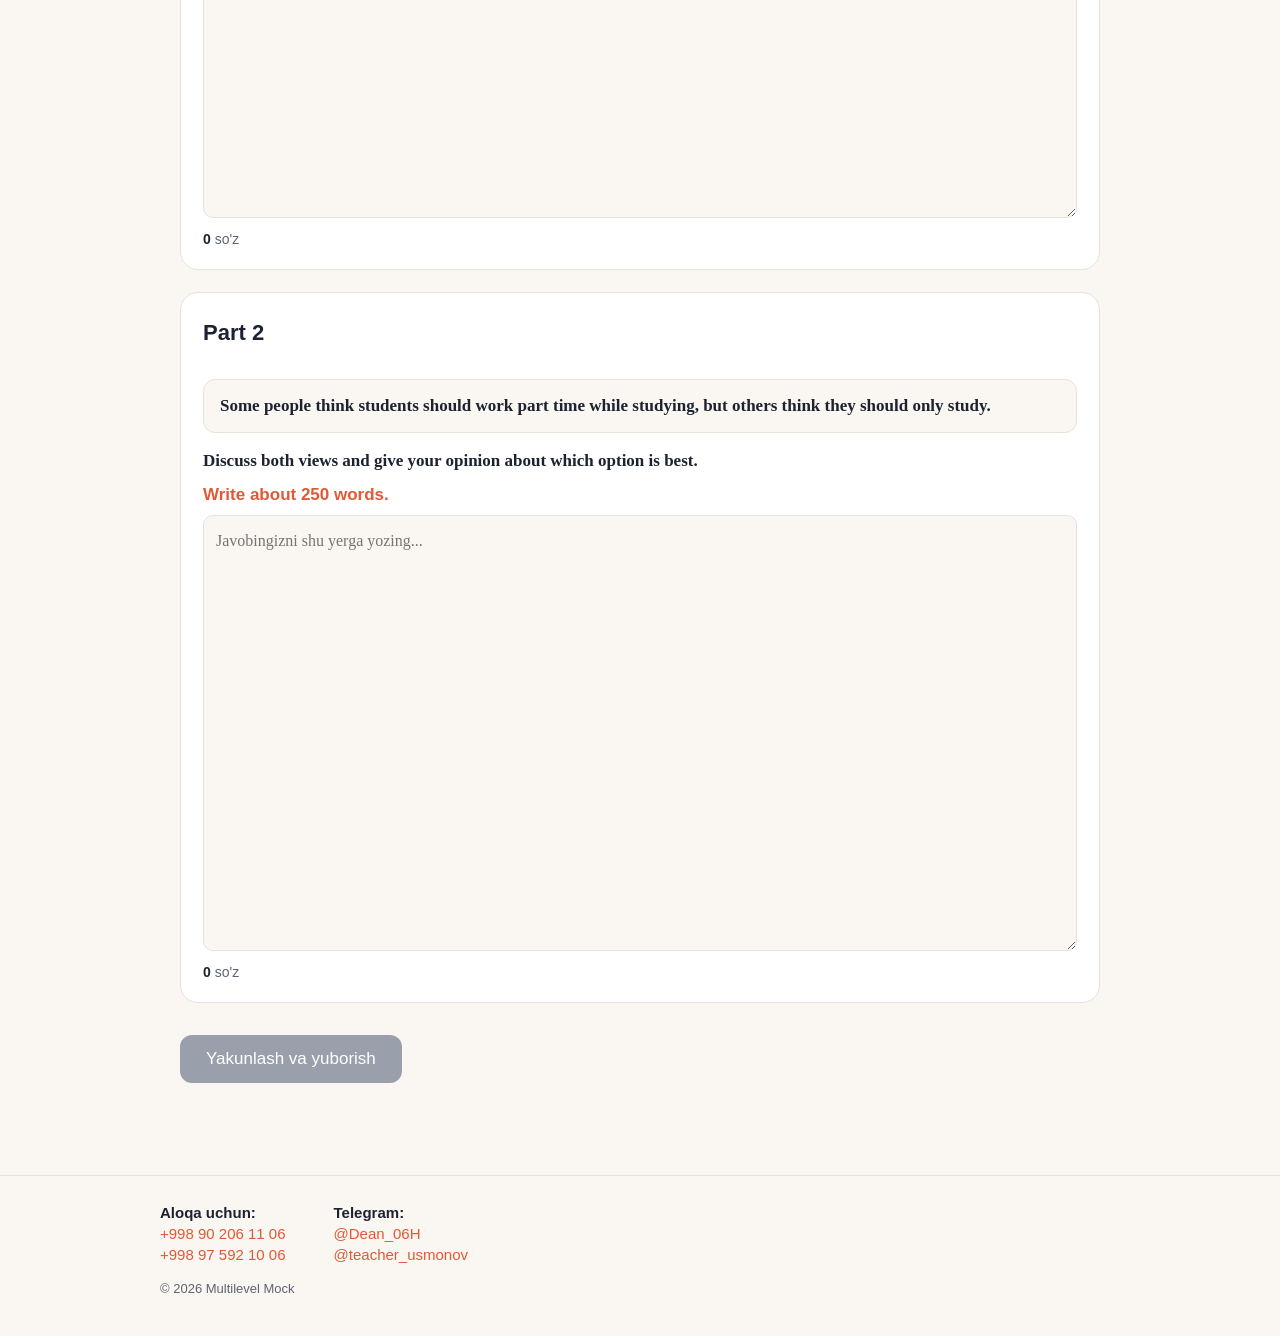
<file: pages/writing.html>
<!DOCTYPE html>
<!-- WRITING SAHIFASI: Part 1 (Task 1.1, 1.2) + Part 2, 60 daqiqa, Telegramga yuboriladi -->
<html lang="uz"><head><meta charset="utf-8">
<meta name="viewport" content="width=device-width, initial-scale=1, viewport-fit=cover">
<title>Writing | Multilevel Mock</title>
<link rel="stylesheet" href="../css/listening.css">
<link rel="stylesheet" href="../css/reading.css">
<link rel="stylesheet" href="../css/writing.css">
</head><body>
<header class="site-header"><div class="in"><a class="logo" href="../index.html">Multilevel <span>Mock</span></a></div></header>
<div class="wrap">
<section id="wr">
<button class="back" onclick="goHome()">← Bo'limlarga qaytish</button>
<h1>Writing</h1>
<div class="timerbar" id="timerbar"><span>Qolgan vaqt</span><b id="timer">60:00</b></div>

<div class="part">
<label for="nm" class="ins" style="display:block;margin-bottom:6px"><b>Ism va familiyangiz</b> (ishingiz kimniki ekani ko'rinishi uchun)</label>
<input type="text" id="nm" placeholder="Ism Familiya" autocomplete="name">
<label for="ph" class="ins" style="display:block;margin:14px 0 6px"><b>Telefon raqamingiz</b> (natijani sizga Telegram orqali yuborish uchun)</label>
<input type="tel" id="ph" placeholder="+998 90 123 45 67" autocomplete="tel">
</div>

<div class="part">
<h2>Part 1</h2>
<p class="ins"><b>Read the letter below and complete Task 1.1 and Task 1.2.</b></p>
<div class="box letter">
<h3 class="ltitle">Extension of Study Room Opening Hours</h3>
<p>Dear Student,</p>
<p>We are planning to make some changes to our school’s study room. Currently, the study room closes at 6:00 p.m., but we are considering extending its opening hours until 8:00 p.m. to allow students to use the room in the evening.</p>
<p>We believe this change could benefit students who need extra time to complete their homework or prepare for exams.</p>
<p>Before making a final decision, we would like to hear your opinions about this proposal and any suggestions you may have.</p>
<p>Best regards,<br>School Administrator</p>
</div>

<div class="task" data-i="0">
<h3>Task 1.1</h3>
<p><b>Write a short email to your friend.</b></p>
<ul><li>Tell your friend about the proposed change to the study room’s opening hours.</li><li>Explain what you think about this idea.</li></ul>
<p class="goal">Write about 50 words.</p>
<textarea rows="6" placeholder="Javobingizni shu yerga yozing..." spellcheck="false"></textarea>
<div class="wc"><span class="cnt">0</span> so'z</div>
</div>

<div class="task" data-i="1">
<h3>Task 1.2</h3>
<p><b>Write an email to the school administrator.</b></p>
<ul><li>Give your opinion about extending the study room’s opening hours.</li><li>Explain how this change could benefit students.</li><li>Suggest additional facilities or improvements that could make the study room more useful in the evening.</li></ul>
<p class="goal">Write 120–150 words.</p>
<textarea rows="10" placeholder="Javobingizni shu yerga yozing..." spellcheck="false"></textarea>
<div class="wc"><span class="cnt">0</span> so'z</div>
</div>
</div>

<div class="part">
<h2>Part 2</h2>
<div class="task" data-i="2">
<div class="box topic"><b>Some people think students should work part time while studying, but others think they should only study.</b></div>
<p><b>Discuss both views and give your opinion about which option is best.</b></p>
<p class="goal">Write about 250 words.</p>
<textarea rows="16" placeholder="Javobingizni shu yerga yozing..." spellcheck="false"></textarea>
<div class="wc"><span class="cnt">0</span> so'z</div>
</div>
</div>

<button class="btn fin" id="fin" aria-disabled="true" onclick="tryFinish()">Yakunlash va yuborish</button>
<div id="warn" role="alert"></div>
<div id="res"></div>
</section>
</div>
<footer class="site-footer"><div class="in">
<div class="contact">
<div><b>Aloqa uchun:</b><a href="tel:+998902061106">+998 90 206 11 06</a><a href="tel:+998975921006">+998 97 592 10 06</a></div>
<div><b>Telegram:</b><a href="https://t.me/Dean_06H" target="_blank" rel="noopener">@Dean_06H</a><a href="https://t.me/teacher_usmonov" target="_blank" rel="noopener">@teacher_usmonov</a></div>
</div>
<div class="copy">© 2026 Multilevel Mock</div>
</div></footer>
<script src="../js/config.js"></script>
<script src="../js/writing.js"></script>
</body></html>
</file>
<file: css/style.css>
/* UMUMIY USLUB: index.html, mock.html, info.html */
:root{
  --bg:#fbf8f3; --card:#fff; --ink:#1d2433; --muted:#5d6678;
  --accent:#e4572e; --accent2:#17624f; --line:#e8e2d8;
}
@media (prefers-color-scheme: dark){
  :root{
    --bg:#13171f; --card:#1b212c; --ink:#f1ede6; --muted:#a3abbb;
    --accent:#ff7a52; --accent2:#4fc3a1; --line:#2a3140;
  }
}
*{box-sizing:border-box}
html{scroll-behavior:smooth}
body{margin:0;background:var(--bg);color:var(--ink);font-family:Georgia,"Times New Roman",serif;line-height:1.6}
h1,h2,h3,.btn,nav a,.tag,.logo,.tabs button,footer{font-family:"Trebuchet MS","Segoe UI",Arial,sans-serif}
.wrap{max-width:1000px;margin:0 auto;padding:0 20px}

header{position:sticky;top:0;z-index:10;background:var(--bg);display:flex;justify-content:space-between;align-items:center;padding:16px 0;border-bottom:1px solid var(--line)}
.logo{font-weight:800;font-size:1.25rem;color:var(--ink);text-decoration:none}
.logo span{color:var(--accent)}
nav a{color:var(--muted);text-decoration:none;margin-left:18px;font-size:.95rem}
nav a:hover{color:var(--accent)}

.hero{padding:56px 0 48px}
.tag{display:inline-block;background:var(--accent2);color:#fff;padding:4px 12px;border-radius:99px;font-size:.8rem;letter-spacing:.04em}
h1{font-size:clamp(2rem,6vw,3.4rem);line-height:1.1;margin:16px 0;max-width:15em}
h1 em{color:var(--accent);font-style:normal}
.hero p{font-size:1.15rem;color:var(--muted);max-width:34em}
.btn{display:inline-block;background:var(--accent);color:#fff;border:0;padding:14px 26px;border-radius:10px;font-size:1rem;font-weight:700;text-decoration:none;cursor:pointer;margin-top:12px}
.btn:hover{opacity:.9}
.stats{display:flex;flex-wrap:wrap;gap:28px;margin-top:36px}
.stats b{display:block;font-size:2rem;font-family:"Trebuchet MS",Arial,sans-serif;color:var(--accent2)}
.stats span{color:var(--muted);font-size:.9rem}

section{padding:44px 0;border-top:1px solid var(--line)}
h2{font-size:1.8rem;margin:0 0 8px}
.sub{color:var(--muted);margin:0 0 26px}
.grid{display:grid;grid-template-columns:repeat(auto-fit,minmax(200px,1fr));gap:16px}
.card{background:var(--card);border:1px solid var(--line);border-radius:14px;padding:20px}
.card h3{margin:0 0 6px;font-size:1.1rem}
.card p{margin:0;color:var(--muted);font-size:.95rem}
.card .n{font-size:1.6rem;color:var(--accent);font-weight:800;font-family:"Trebuchet MS",Arial,sans-serif}
.lvl{border-left:5px solid var(--accent2)}

.page2{padding:36px 0 48px;min-height:60vh}
.page2 h1{font-size:clamp(1.8rem,5vw,2.6rem)}

.tabs{display:flex;flex-wrap:wrap;gap:10px;margin:20px 0}
.tabs button{padding:12px 22px;border-radius:10px;border:1px solid var(--line);background:var(--card);color:var(--ink);font-size:1rem;font-weight:700;cursor:pointer}
.tabs button.active{background:var(--accent);border-color:var(--accent);color:#fff}
.part{background:var(--card);border:1px solid var(--line);border-radius:14px;padding:22px}
.empty{color:var(--muted);text-align:center;padding:40px 10px}
.intro{text-align:center;padding:30px 10px}
.intro h3{margin:0 0 6px;font-size:1.3rem}
.intro p{color:var(--muted);margin:0 0 10px}

footer{padding:28px 0 40px;color:var(--muted);font-size:.95rem;border-top:1px solid var(--line)}
.contact{display:flex;flex-wrap:wrap;gap:20px 48px}
.contact div{display:flex;flex-direction:column;gap:4px}
.contact b{color:var(--ink)}
.contact a{color:var(--accent);text-decoration:none}
.contact a:hover{text-decoration:underline}
.copy{margin-top:18px;font-size:.85rem}

@media (max-width:560px){nav a{margin-left:12px}}
</file>
<file: css/listening.css>
:root{box-sizing:border-box;padding-top:env(safe-area-inset-top,0px);padding-bottom:env(safe-area-inset-bottom,0px);--bg:#faf6f1;--card:#fff;--ink:#1c2230;--mut:#5d6472;--line:#e8e2da;--acc:#df5a35;--ok:#2e7d4f;--bad:#c0392b}
@media (prefers-color-scheme:dark){:root:not([data-theme="light"]){--bg:#171a21;--card:#20242d;--ink:#eef0f4;--mut:#a3aab8;--line:#333948;--acc:#ff7a55;--ok:#58c183;--bad:#ff7b6b}}
:root[data-theme="dark"]{--bg:#171a21;--card:#20242d;--ink:#eef0f4;--mut:#a3aab8;--line:#333948;--acc:#ff7a55;--ok:#58c183;--bad:#ff7b6b}
html{scroll-padding-top:env(safe-area-inset-top,0px)}
*{box-sizing:border-box}
body{margin:0;background:var(--bg);color:var(--ink);font:17px/1.65 Georgia,"Times New Roman",serif}
h1,h2,h3,.sans,button,input,select{font-family:"Trebuchet MS","Segoe UI",Verdana,sans-serif}
.wrap{max-width:960px;margin:0 auto;padding:48px 20px 80px}
h1{font-size:34px;margin:0 0 6px}
.sub{color:var(--mut);margin:0 0 28px}
.grid{display:grid;grid-template-columns:repeat(auto-fit,minmax(200px,1fr));gap:16px}
.card{background:var(--card);border:1px solid var(--line);border-radius:18px;padding:20px;text-align:left;color:inherit;font-size:16px;cursor:pointer}
.card .n{font:700 28px "Trebuchet MS",sans-serif;color:var(--acc)}
.card h3{margin:10px 0 6px;font-size:19px}
.card p{margin:0;color:var(--mut);font-size:15px;line-height:1.6}
.card:focus-visible,button:focus-visible,input:focus-visible,select:focus-visible{outline:3px solid var(--acc);outline-offset:2px}
.card.soon{opacity:.6}
.back{background:none;border:0;color:var(--acc);font-size:16px;cursor:pointer;padding:0;margin-bottom:18px}
.player{position:sticky;top:env(safe-area-inset-top,0px);z-index:5;background:var(--bg);padding:10px 0;border-bottom:1px solid var(--line);margin-bottom:10px}
audio{width:100%}
.part{background:var(--card);border:1px solid var(--line);border-radius:18px;padding:22px;margin:22px 0}
.part h2{margin:0 0 4px;font-size:22px}
.part .ins{color:var(--mut);margin:0 0 16px;font-size:15px}
.q{padding:12px 0;border-top:1px solid var(--line)}
.q:first-of-type{border-top:0}
.q b.num{font-family:"Trebuchet MS",sans-serif;color:var(--acc);margin-right:6px}
.opt{display:block;padding:4px 0 4px 26px;cursor:pointer}
.opt input{margin:0 8px 0 -22px}
input[type=text]{border:0;border-bottom:2px solid var(--line);background:transparent;color:var(--ink);font-size:16px;padding:2px 6px;width:170px}
select{font-size:16px;padding:6px;border-radius:8px;border:1px solid var(--line);background:var(--card);color:var(--ink)}
.map{max-width:100%;border-radius:10px;border:1px solid var(--line);display:block;margin:6px 0 10px;background:#fff}
.fb{display:block;font:14px "Trebuchet MS",sans-serif;margin-top:4px}
.good{color:var(--ok)}.wrong{color:var(--bad)}.na{color:var(--mut)}
.btn{background:var(--acc);color:#fff;border:0;border-radius:12px;padding:14px 26px;font-size:17px;cursor:pointer}
.btn.ghost{background:transparent;color:var(--ink);border:1px solid var(--line);margin-left:8px}
#res{margin:20px 0;padding:18px;border:1px solid var(--line);border-radius:14px;background:var(--card);display:none}
.words{margin:6px 0 12px;font-size:15px}
.player{top:calc(env(safe-area-inset-top,0px) + 66px)}
.site-header{position:sticky;top:0;z-index:10;background:var(--bg);border-bottom:1px solid var(--line);padding:16px 20px}
.site-header .in,.site-footer .in{max-width:960px;margin:0 auto}
.logo{font:800 1.25rem "Trebuchet MS","Segoe UI",Arial,sans-serif;color:var(--ink);text-decoration:none}
.logo span{color:var(--acc)}
.site-footer{border-top:1px solid var(--line);padding:28px 20px 40px;color:var(--mut);font:15px "Trebuchet MS","Segoe UI",Arial,sans-serif}
.site-footer .contact{display:flex;flex-wrap:wrap;gap:20px 48px}
.site-footer .contact div{display:flex;flex-direction:column;gap:4px}
.site-footer b{color:var(--ink)}
.site-footer a{color:var(--acc);text-decoration:none}
.site-footer .copy{margin-top:18px;font-size:13px}


/* Yakunlash tizimi */
.btn.fin{background:#9aa0ab;cursor:not-allowed;margin-top:10px}
.btn.fin.on{background:var(--acc);cursor:pointer}
#warn{color:var(--bad);font-weight:700;margin-top:12px;font-family:"Trebuchet MS",sans-serif}
.q.ok{border-left:4px solid var(--ok);padding-left:10px}
.q.no{border-left:4px solid var(--bad);padding-left:10px}
.opt.ok{color:var(--ok);font-weight:700}
.opt.no{color:var(--bad);font-weight:700}
.q.ok select,.q.ok input[type=text]{border-color:var(--ok);color:var(--ok)}
.q.no select,.q.no input[type=text]{border-color:var(--bad);color:var(--bad)}
#res table{border-collapse:collapse;margin:10px 0;font:15px "Trebuchet MS",sans-serif}
#res td,#res th{border-bottom:1px solid var(--line);padding:6px 14px 6px 0;text-align:left}
.big{font:700 26px "Trebuchet MS",sans-serif;margin:0 0 6px}
.lv{color:var(--acc)}
</file>
<file: css/reading.css>
/* READING: qo'shimcha uslublar (asosi listening.css da) */
.timerbar{position:sticky;top:calc(env(safe-area-inset-top,0px) + 66px);z-index:5;background:var(--bg);display:flex;justify-content:space-between;align-items:center;padding:10px 0;border-bottom:1px solid var(--line);margin-bottom:10px;font:600 16px "Trebuchet MS","Segoe UI",sans-serif}
.timerbar b{font-size:24px;color:var(--acc);font-variant-numeric:tabular-nums}
.timerbar.low b{color:var(--bad)}
.box{border:1px solid var(--line);border-radius:12px;padding:12px 16px;margin:0 0 14px;font-size:15px;background:var(--bg)}
.box h3{margin:0 0 6px;font-size:16px}
.cafe{margin:0 0 10px;font-size:15px}
.cafe b{font-family:"Trebuchet MS",sans-serif}
.pass p{margin:0 0 12px}
.ptext{margin:6px 0 0;font-size:16px}
.gn{font-family:"Trebuchet MS",sans-serif;color:var(--acc);margin:0 4px 0 2px}
.gap .fb{display:inline;margin-left:6px;font-size:13px}
.gap.ok input,.q.ok select{border-color:var(--ok);color:var(--ok)}
.gap.no input,.q.no select{border-color:var(--bad);color:var(--bad)}
.q.ok{border-left:4px solid var(--ok);padding-left:10px}
.q.no{border-left:4px solid var(--bad);padding-left:10px}
.opt.ok{color:var(--ok);font-weight:700}
.opt.no{color:var(--bad);font-weight:700}
.btn.fin{background:#9aa0ab;cursor:not-allowed;margin-top:10px}
.btn.fin.on{background:var(--acc);cursor:pointer}
#warn{color:var(--bad);font-weight:700;margin-top:12px;font-family:"Trebuchet MS",sans-serif}
#res table{border-collapse:collapse;margin:10px 0;font:15px "Trebuchet MS",sans-serif}
#res td,#res th{border-bottom:1px solid var(--line);padding:6px 14px 6px 0;text-align:left}
.big{font:700 26px "Trebuchet MS",sans-serif;margin:0 0 6px}
.lv{color:var(--acc)}
</file>
<file: css/speaking.css>
/* SPEAKING: qo'shimcha uslublar (asosi listening.css da) */
.row{display:flex;gap:12px;flex-wrap:wrap;align-items:center;margin:10px 0}
.row label{font:15px "Trebuchet MS",sans-serif;color:var(--mut)}
.row .btn.ghost{margin-left:0}
.note{color:var(--mut);font-size:14px;margin:4px 0 12px}
.bad{color:var(--bad);font-family:"Trebuchet MS",sans-serif}
.bar{height:6px;background:var(--line);border-radius:6px;overflow:hidden;margin-bottom:12px}
.bar div{height:100%;width:0;background:var(--acc);transition:width .3s}
.meta{color:var(--acc);font-weight:700}
.qbig{font-size:22px;line-height:1.5;padding:16px;border-radius:12px;background:var(--bg);border:1px solid var(--line);margin:12px 0}
.time{font:700 46px "Trebuchet MS",sans-serif;color:var(--acc);margin:4px 0 12px;font-variant-numeric:tabular-nums}
.rec{display:inline-block;width:12px;height:12px;border-radius:50%;background:var(--bad);animation:bl 1s infinite}
@keyframes bl{50%{opacity:.2}}
@media (prefers-reduced-motion:reduce){.rec{animation:none}}
.pics{display:grid;grid-template-columns:repeat(auto-fit,minmax(220px,1fr));gap:12px;margin:12px 0}
.pic{border:1px dashed var(--line);border-radius:12px;padding:14px;color:var(--mut);font-size:15px;background:var(--bg)}
.pic img{width:100%;border-radius:8px;display:block}
.ans{border-top:1px solid var(--line);padding:16px 0}
.ans h3{margin:0 0 6px;font-size:17px}
.tr{background:var(--bg);border:1px solid var(--line);border-radius:10px;padding:10px 14px;font-size:15px;margin:8px 0}
.met{font:14px "Trebuchet MS",sans-serif;color:var(--mut)}
.errs{font-size:15px;color:var(--bad);margin:6px 0 6px 18px;padding:0}
details{margin:6px 0}summary{cursor:pointer;font:700 15px "Trebuchet MS",sans-serif;color:var(--acc)}
details p{font-size:15px;margin:6px 0 6px 4px}
.comp{width:100%;max-width:480px;border-collapse:collapse;font:15px "Trebuchet MS",sans-serif;margin:8px 0}
.comp td{padding:5px 0;border-bottom:1px solid var(--line)}
.comp i{display:block;height:8px;border-radius:4px;background:var(--acc)}
audio{margin:6px 0}
.sent{color:var(--ok);font-family:"Trebuchet MS",sans-serif}
/* listening.css dagi #res{display:none} qoidasini bekor qiladi (natija ko'rinishi uchun) */
#res{display:block;margin:0;padding:0;border:0;background:none}
#res[hidden]{display:none}
.qbig{white-space:pre-line}
</file>
<file: css/writing.css>
/* WRITING: qo'shimcha uslublar */
#nm,#ph{width:100%;max-width:340px;font-size:17px;padding:8px 10px;border:1px solid var(--line);border-radius:10px;background:var(--card);color:var(--ink)}
.letter p{margin:0 0 10px;font-size:16px}
.ltitle{color:var(--ok);text-align:center;margin:0 0 12px!important;font-size:17px!important}
.topic{font-size:17px}
.task{margin-top:22px;padding-top:6px}
.task h3{margin:0 0 6px;font-size:18px}
.task p{margin:0 0 6px}
.task ul{margin:0 0 8px;padding-left:22px}
.goal{color:var(--acc);font-weight:700;font-family:"Trebuchet MS",sans-serif}
.task textarea{width:100%;padding:12px;border-radius:10px;border:1px solid var(--line);background:var(--bg);color:var(--ink);font:16px/1.6 Georgia,"Times New Roman",serif;resize:vertical}
.task textarea:disabled{opacity:.75}
.wc{font:14px "Trebuchet MS",sans-serif;color:var(--mut);margin-top:4px}
.wc .cnt{font-weight:700;color:var(--ink)}
.wc.okc .cnt{color:var(--ok)}
.sent{color:var(--ok);font-weight:700;font-family:"Trebuchet MS",sans-serif}
.failed{color:var(--bad);font-weight:700;font-family:"Trebuchet MS",sans-serif}
.acts{display:flex;flex-wrap:wrap;gap:10px;margin-top:12px}
.acts .btn{margin:0}
</file>
